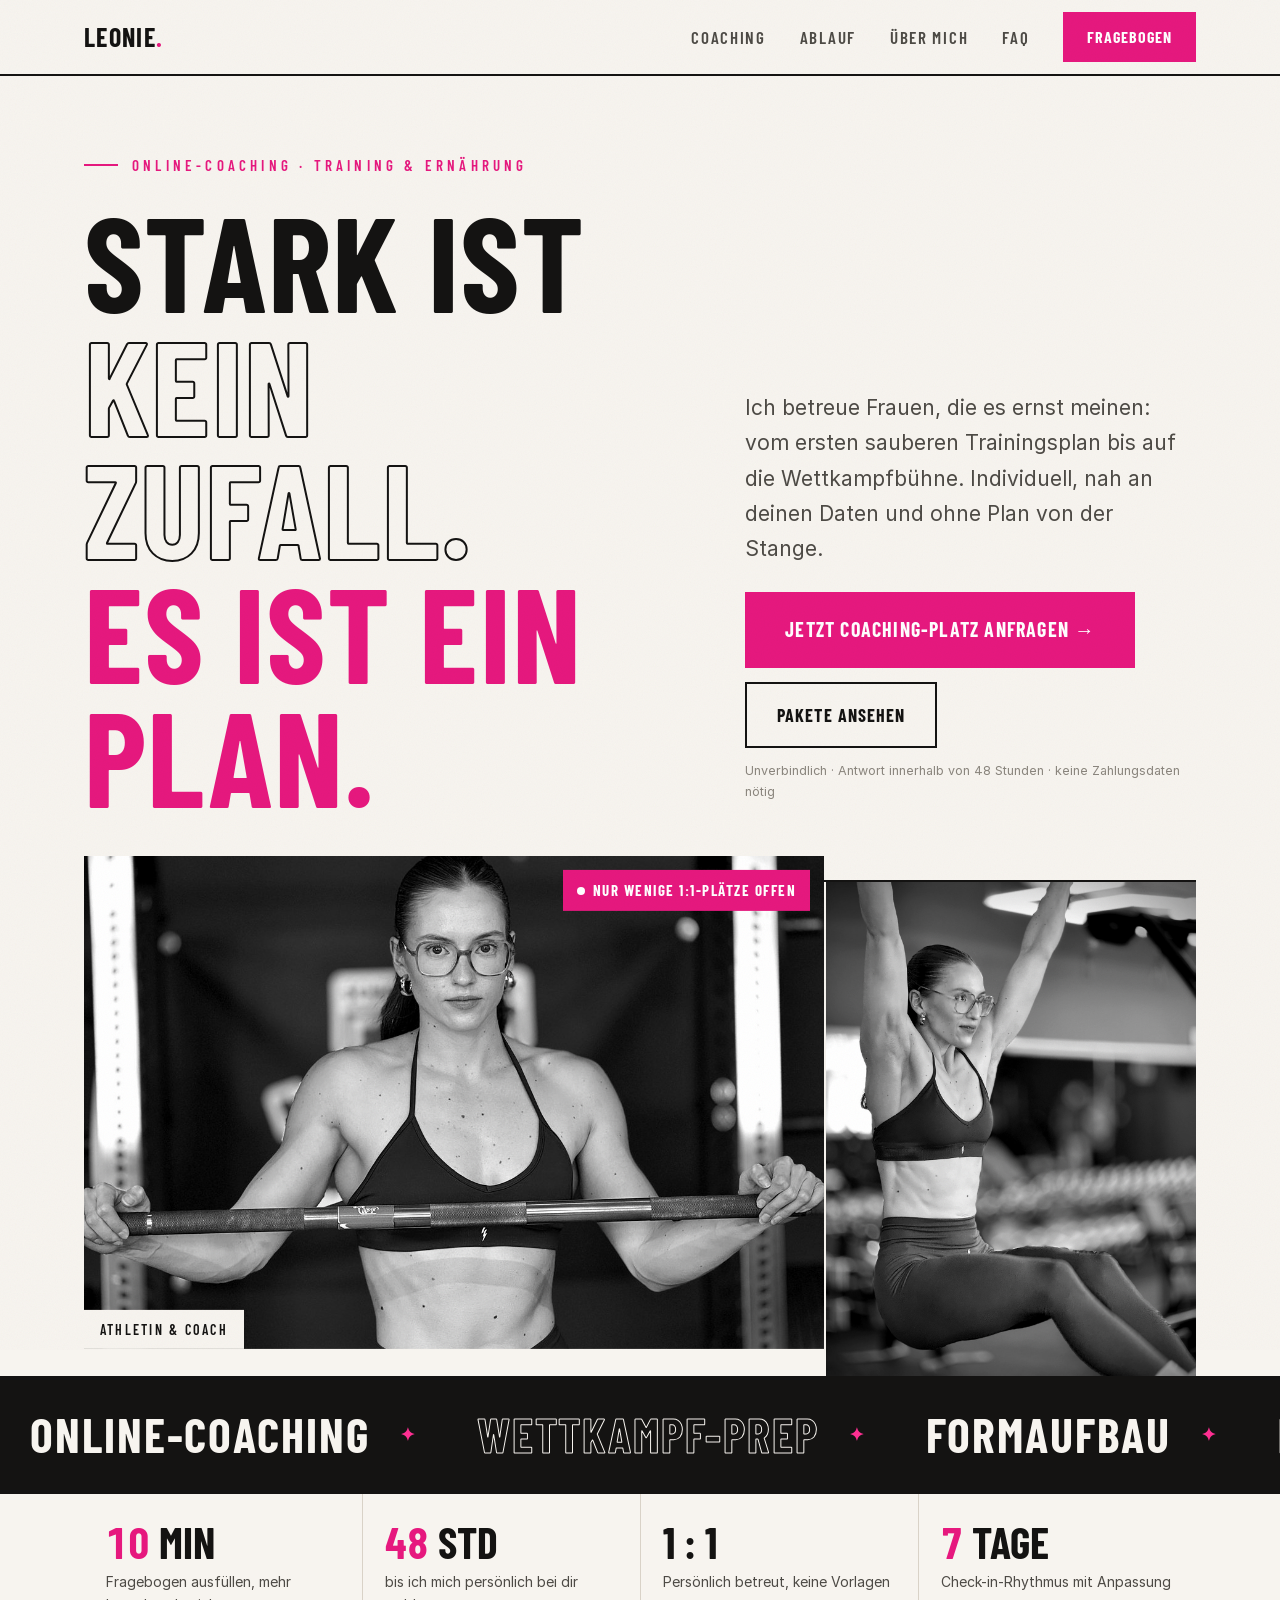
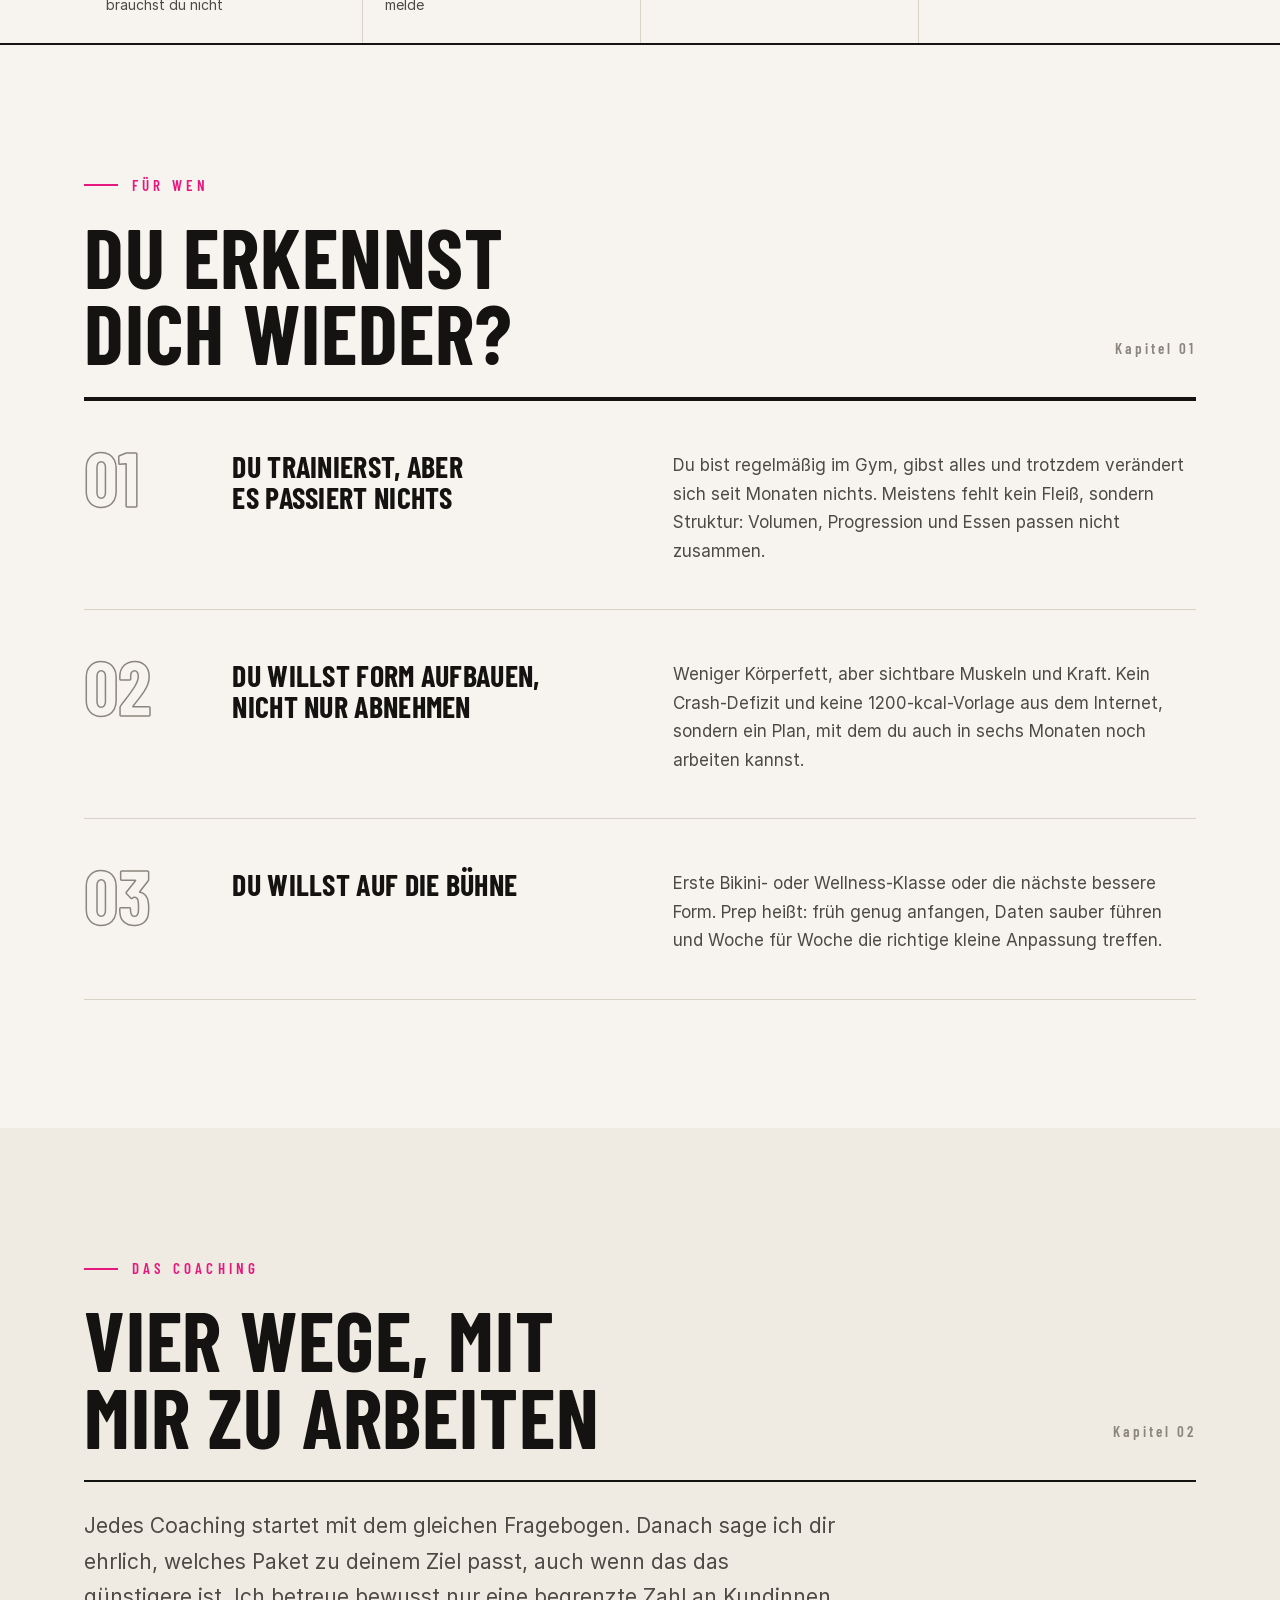
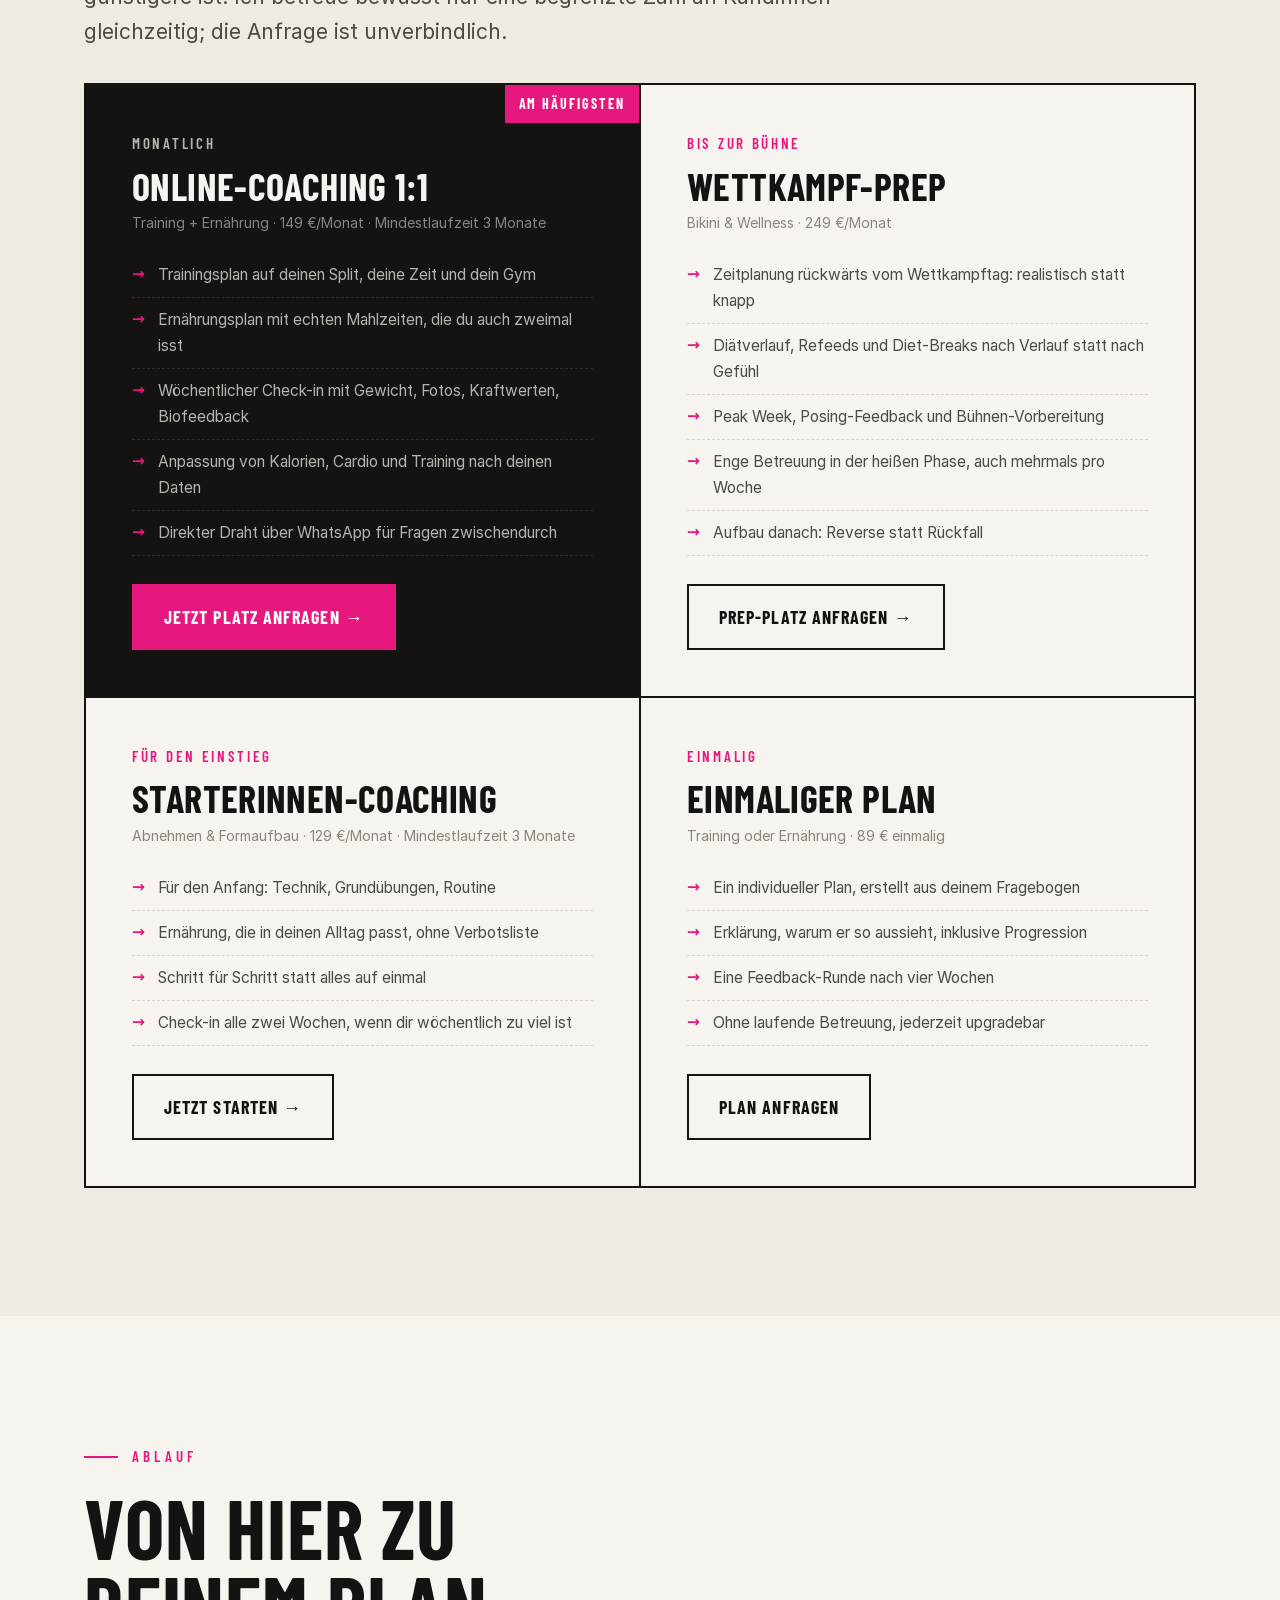
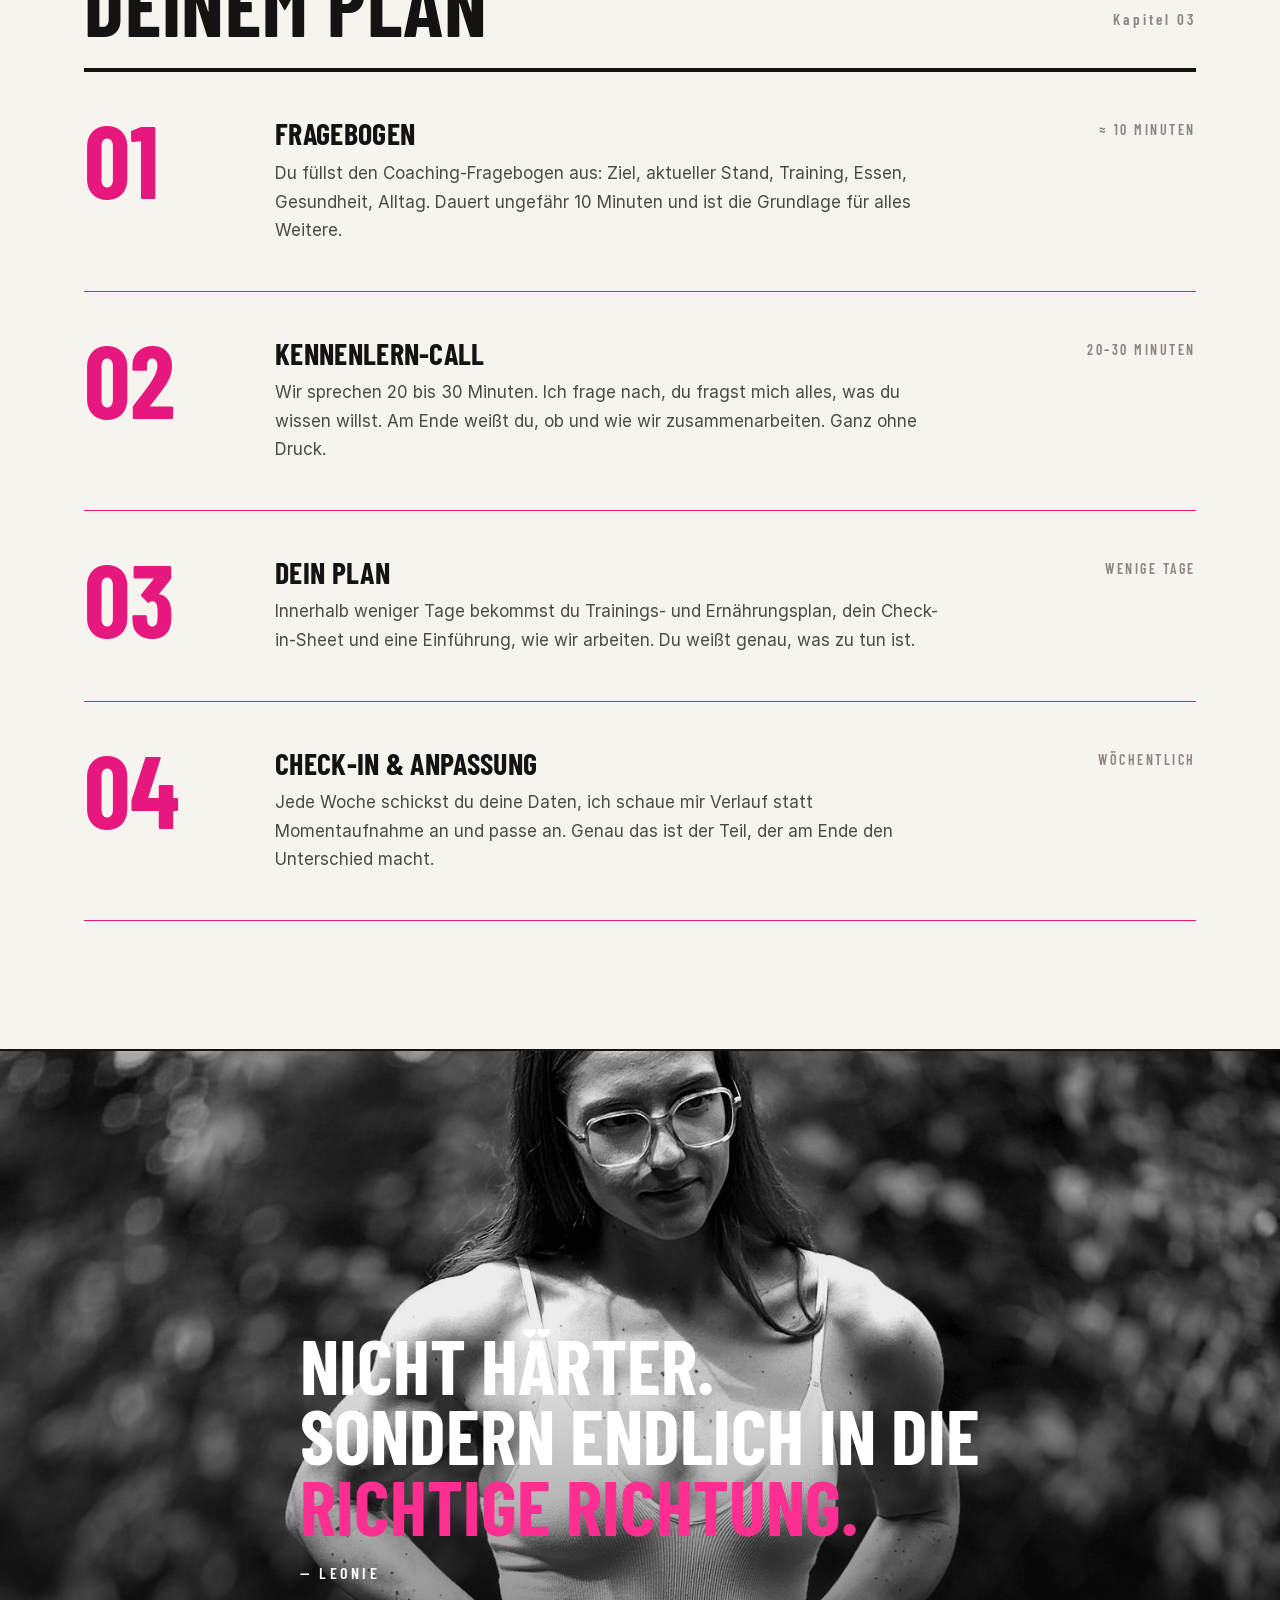
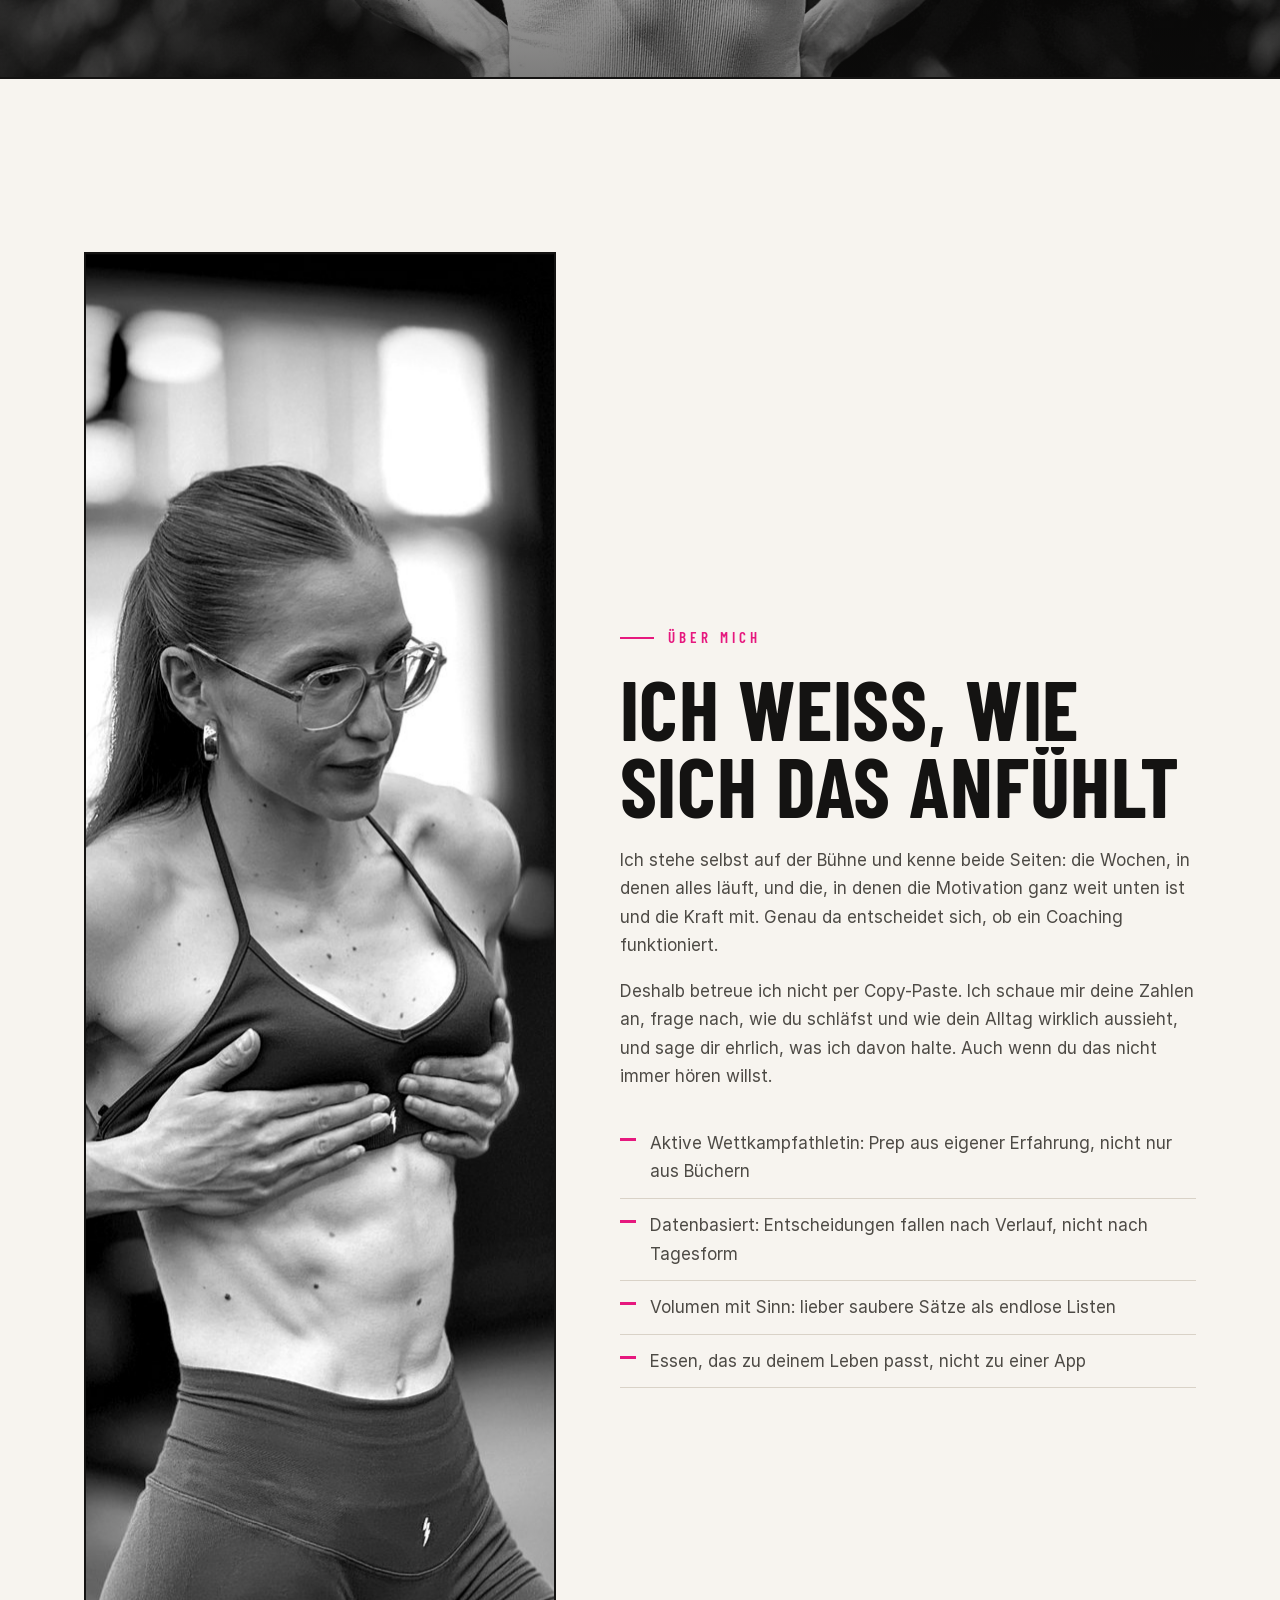
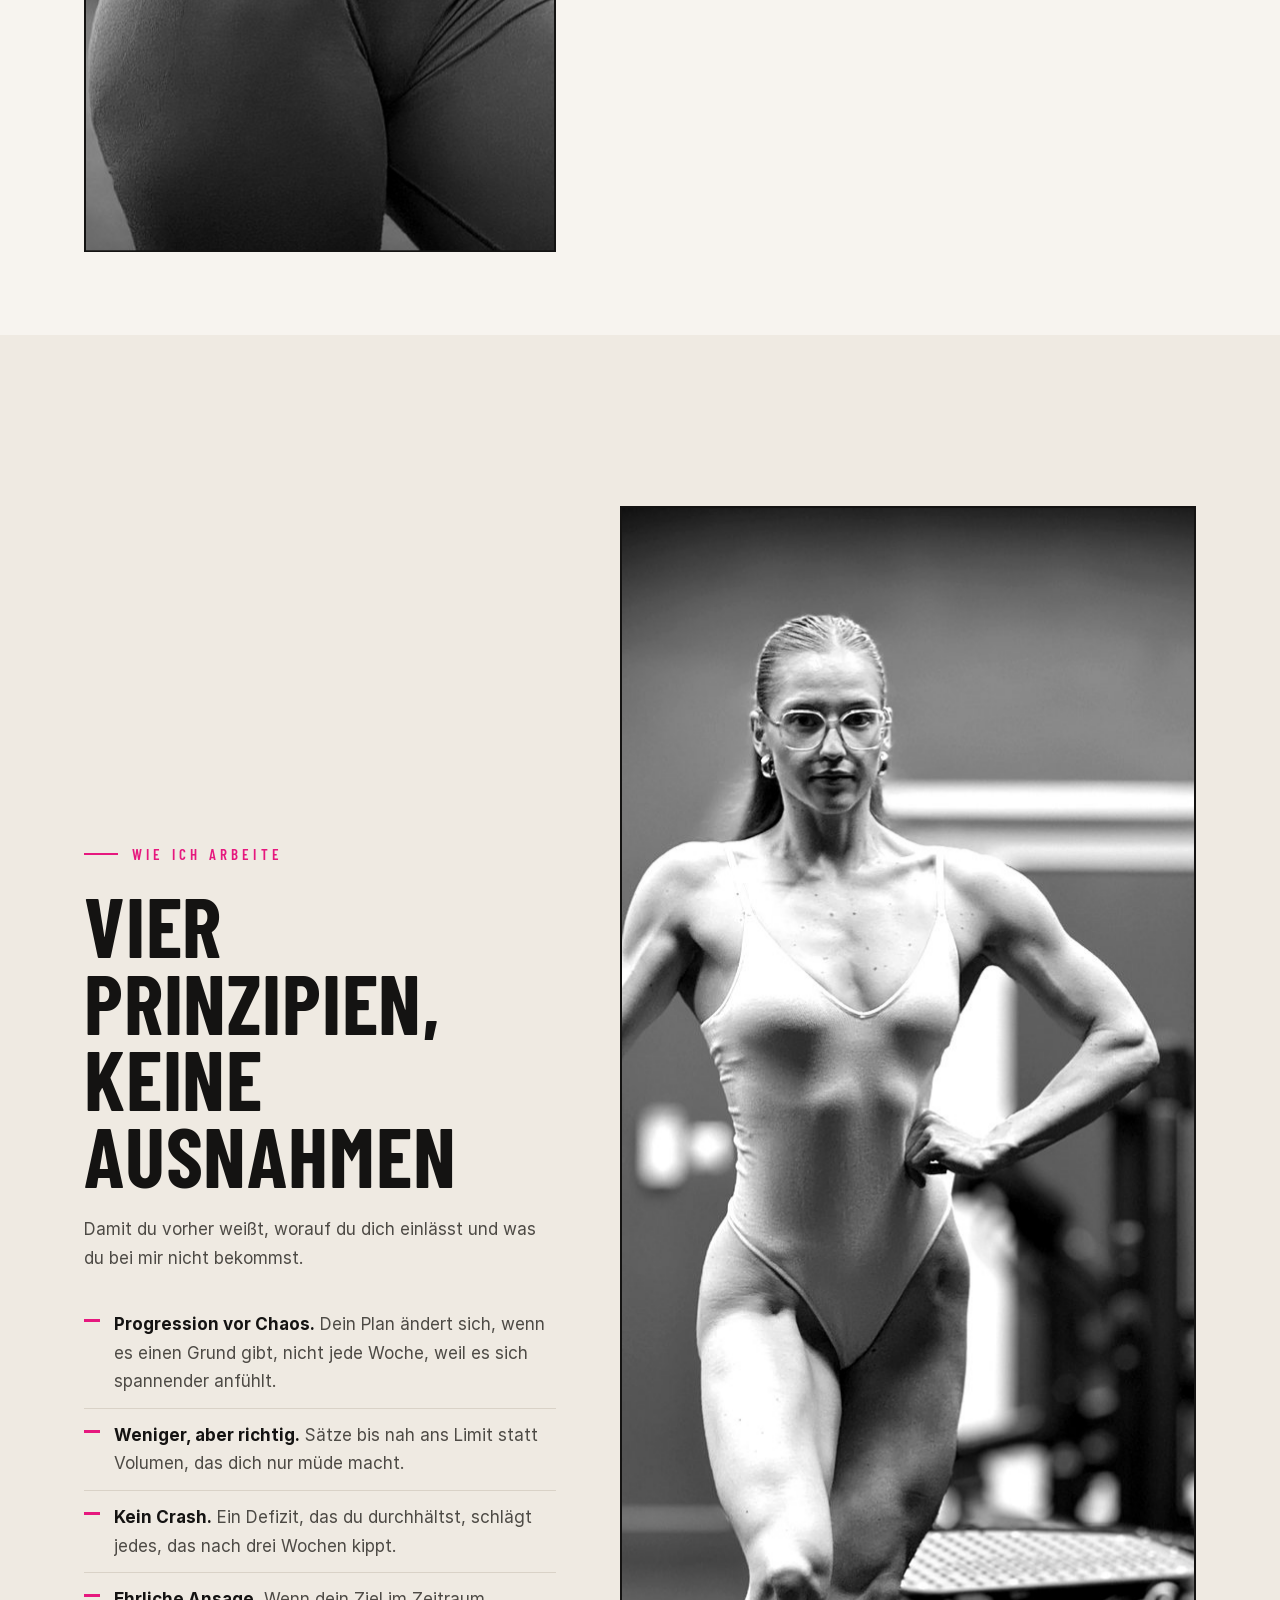
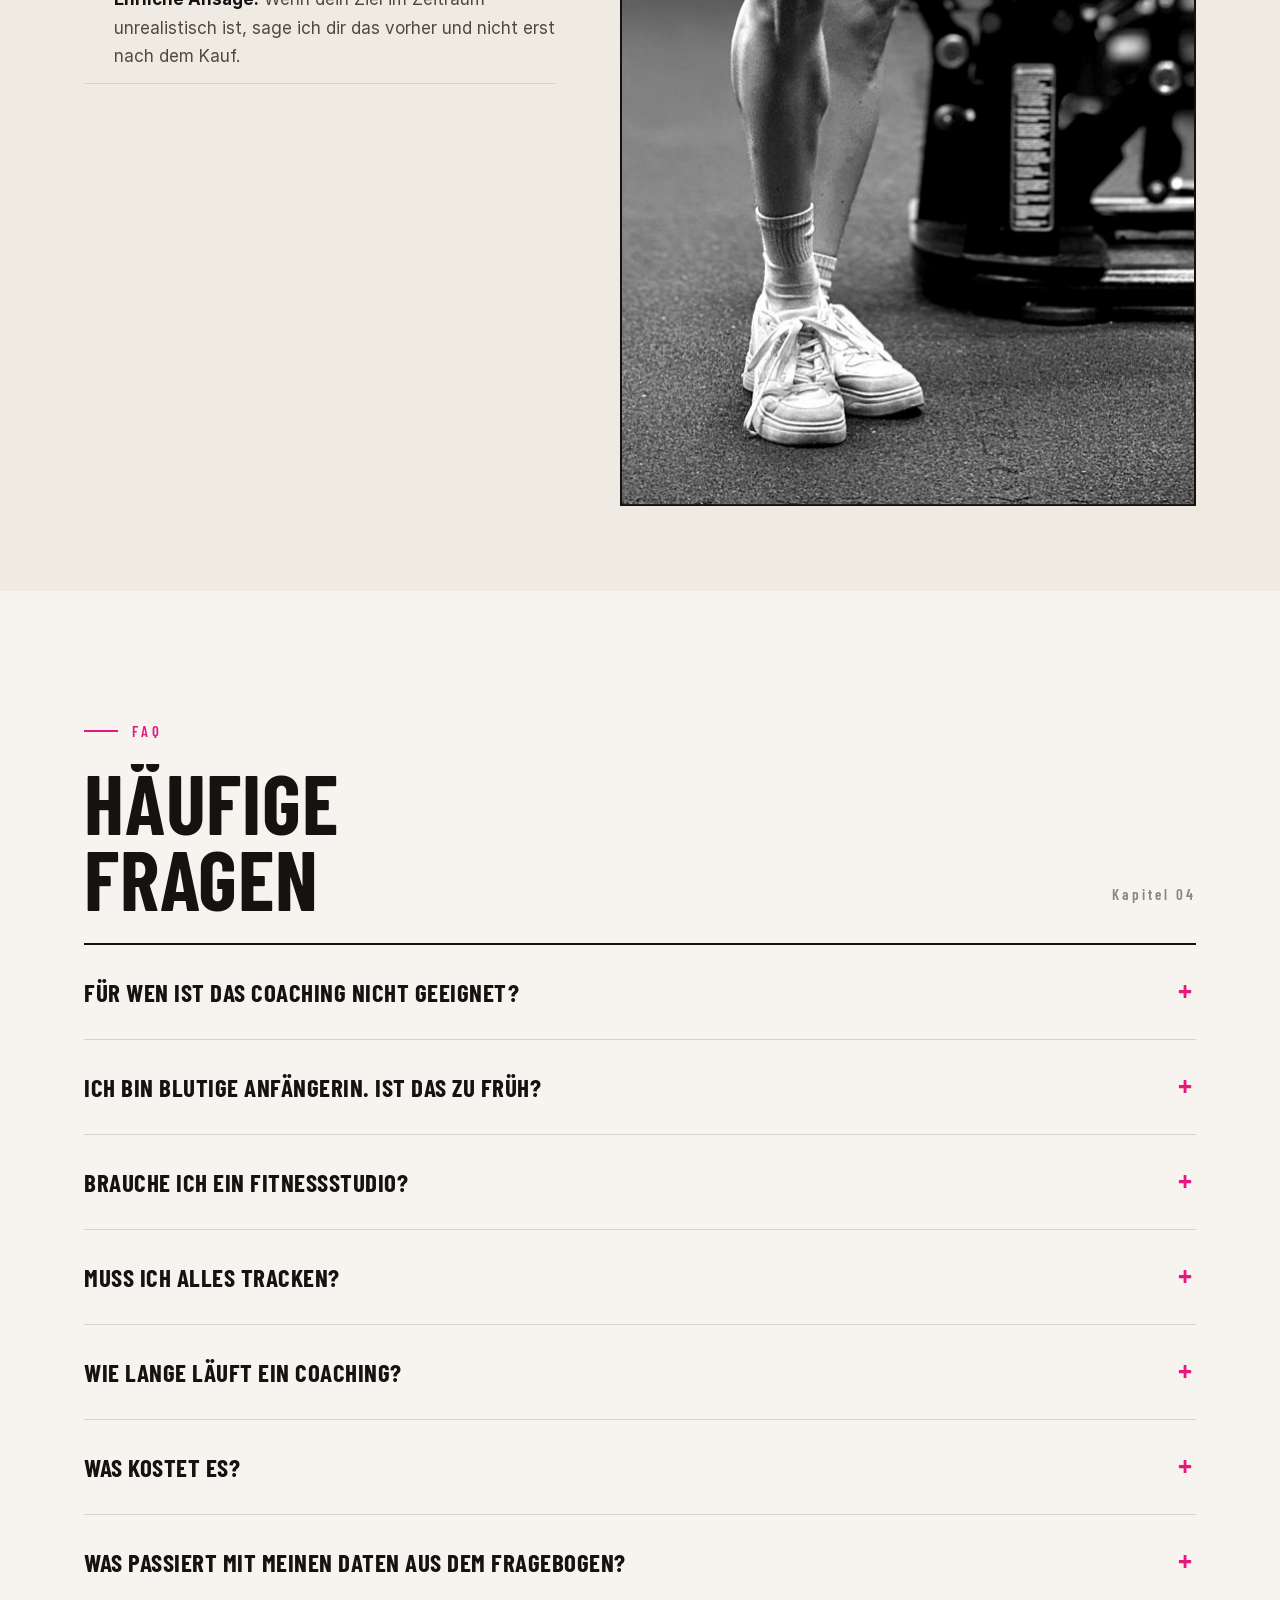
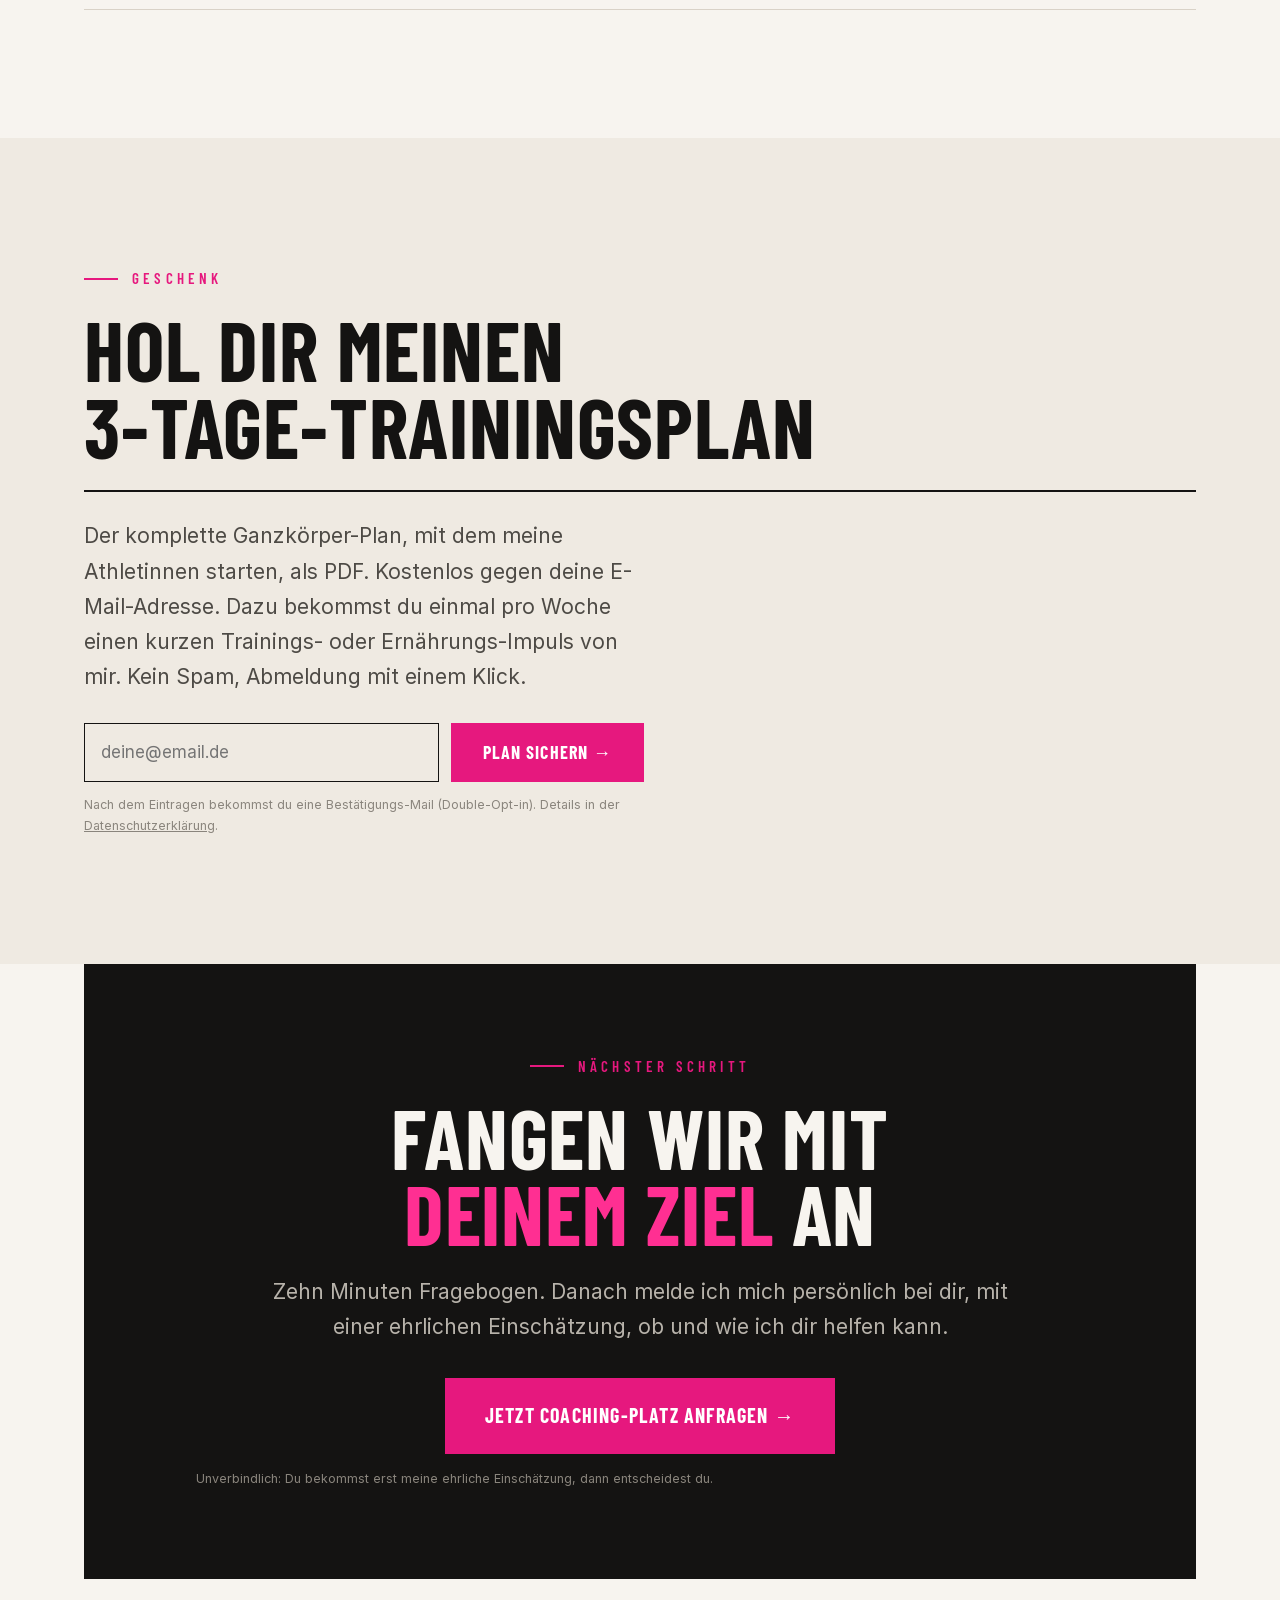
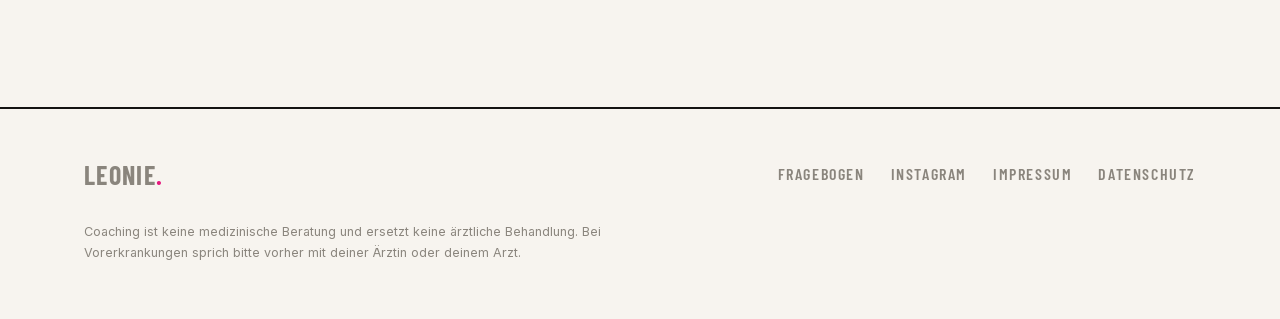
<file: index.html>
<!DOCTYPE html>
<html lang="de">
<head>
<meta charset="utf-8">
<meta name="viewport" content="width=device-width, initial-scale=1">
<title>Leonie — Online-Coaching für Frauen | Training, Ernährung & Wettkampf-Prep</title>
<meta name="description" content="1:1 Online-Coaching für Frauen: Training, Ernährung und Wettkampf-Prep. Individuelle Pläne, wöchentliche Check-ins, ehrliche Betreuung. Jetzt Fragebogen ausfüllen.">
<meta property="og:title" content="Leonie — Online-Coaching für Frauen">
<meta property="og:description" content="Training, Ernährung und Wettkampf-Prep. 1:1 betreut, wöchentlich angepasst, keine Pläne von der Stange.">
<meta property="og:image" content="assets/img/og.jpg">
<meta property="og:type" content="website">
<meta name="theme-color" content="#f7f4ef">
<link rel="icon" href="data:image/svg+xml,<svg xmlns='http://www.w3.org/2000/svg' viewBox='0 0 32 32'><rect width='32' height='32' rx='6' fill='%23141312'/><text x='16' y='23' font-size='20' font-family='sans-serif' font-weight='bold' fill='%23ff2f92' text-anchor='middle'>L</text></svg>">
<link rel="stylesheet" href="assets/css/style.css">
<link rel="stylesheet" href="assets/css/anim.css">
</head>
<body>

<div class="progress-bar"></div>
<div class="grain" aria-hidden="true"></div>
<div class="cursor-glow" aria-hidden="true"></div>

<nav class="nav">
  <div class="wrap nav-inner">
    <a class="logo" href="index.html">Leonie<span>.</span></a>
    <button class="nav-toggle" aria-label="Menü" aria-expanded="false">
      <svg class="icon-burger" viewBox="0 0 24 24" fill="none" stroke="currentColor" stroke-width="2" stroke-linecap="round" aria-hidden="true"><path d="M3 6h18M3 12h18M3 18h18"/></svg>
      <svg class="icon-close" viewBox="0 0 24 24" fill="none" stroke="currentColor" stroke-width="2" stroke-linecap="round" aria-hidden="true"><path d="M5 5l14 14M19 5L5 19"/></svg>
    </button>
    <div class="nav-links">
      <a href="#angebot">Coaching</a>
      <a href="#ablauf">Ablauf</a>
      <a href="#ueber-mich">Über mich</a>
      <a href="#faq">FAQ</a>
      <a class="btn btn-primary" href="fragebogen.html"><span>Fragebogen</span></a>
    </div>
  </div>
</nav>

<header class="hero">
  <div class="wrap">
    <div class="hero-top">
      <div>
        <p class="eyebrow reveal">Online-Coaching · Training &amp; Ernährung</p>
        <h1 data-split>Stark ist<br><span class="outline">kein Zufall.</span><br><span class="accent">Es ist ein Plan.</span></h1>
      </div>
      <div class="hero-side reveal">
        <p class="lead">Ich betreue Frauen, die es ernst meinen: vom ersten sauberen Trainingsplan bis auf die Wettkampfbühne. Individuell, nah an deinen Daten und ohne Plan von der Stange.</p>
        <div class="hero-cta">
          <a class="btn btn-primary btn-lg" href="fragebogen.html"><span>Jetzt Coaching-Platz anfragen →</span></a>
          <a class="btn" href="#angebot"><span>Pakete ansehen</span></a>
        </div>
        <p class="foot-note" style="margin-top:12px">Unverbindlich · Antwort innerhalb von 48 Stunden · keine Zahlungsdaten nötig</p>
      </div>
    </div>
    <div class="hero-media">
      <figure class="img-reveal" data-parallax="0.04">
        <span class="flash" aria-hidden="true"></span>
        <img src="assets/img/stare-bw.jpg" alt="Leonie an der Langhantel, Blick in die Kamera" width="1200" height="1600" fetchpriority="high">
        <figcaption>Athletin &amp; Coach</figcaption>
        <div class="hero-badge"><span class="dot-live"></span> Nur wenige 1:1-Plätze offen</div>
      </figure>
      <figure class="img-reveal">
        <span class="flash" aria-hidden="true"></span>
        <img src="assets/img/hang-bw.jpg" alt="Leonie beim Training an der Klimmzugstange" width="1200" height="1600" loading="lazy">
      </figure>
    </div>
  </div>
</header>

<div class="marquee" aria-hidden="true">
  <div class="marquee-track">
    <span>Online-Coaching</span><span>Wettkampf-Prep</span><span>Formaufbau</span><span>Krafttraining</span><span>Ernährung</span><span>Check-ins</span>
  </div>
</div>

<div class="trust">
  <div class="wrap trust-inner">
    <div class="trust-item"><b><span class="counter" data-count="10"></span> Min</b>Fragebogen ausfüllen, mehr brauchst du nicht</div>
    <div class="trust-item"><b><span class="counter" data-count="48"></span> Std</b>bis ich mich persönlich bei dir melde</div>
    <div class="trust-item"><b>1 : 1</b>Persönlich betreut, keine Vorlagen</div>
    <div class="trust-item"><b><span class="counter" data-count="7"></span> Tage</b>Check-in-Rhythmus mit Anpassung</div>
  </div>
</div>

<section id="fuer-wen">
  <div class="wrap">
    <div class="section-head reveal">
      <div>
        <p class="eyebrow">Für wen</p>
        <h2 data-split>Du erkennst<br>dich wieder?</h2>
      </div>
      <span class="index">Kapitel 01</span>
    </div>
    <div class="ed-list">
      <div class="ed-item reveal">
        <span class="ed-num">01</span>
        <h3>Du trainierst, aber es passiert nichts</h3>
        <p>Du bist regelmäßig im Gym, gibst alles und trotzdem verändert sich seit Monaten nichts. Meistens fehlt kein Fleiß, sondern Struktur: Volumen, Progression und Essen passen nicht zusammen.</p>
      </div>
      <div class="ed-item reveal">
        <span class="ed-num">02</span>
        <h3>Du willst Form aufbauen, nicht nur abnehmen</h3>
        <p>Weniger Körperfett, aber sichtbare Muskeln und Kraft. Kein Crash-Defizit und keine 1200-kcal-Vorlage aus dem Internet, sondern ein Plan, mit dem du auch in sechs Monaten noch arbeiten kannst.</p>
      </div>
      <div class="ed-item reveal">
        <span class="ed-num">03</span>
        <h3>Du willst auf die Bühne</h3>
        <p>Erste Bikini- oder Wellness-Klasse oder die nächste bessere Form. Prep heißt: früh genug anfangen, Daten sauber führen und Woche für Woche die richtige kleine Anpassung treffen.</p>
      </div>
    </div>
  </div>
</section>

<section id="angebot" style="background:var(--paper-2)">
  <div class="wrap">
    <div class="section-head reveal">
      <div>
        <p class="eyebrow">Das Coaching</p>
        <h2 data-split>Vier Wege, mit<br>mir zu arbeiten</h2>
      </div>
      <span class="index">Kapitel 02</span>
    </div>
    <p class="lead reveal" style="margin:26px 0 34px">Jedes Coaching startet mit dem gleichen Fragebogen. Danach sage ich dir ehrlich, welches Paket zu deinem Ziel passt, auch wenn das das günstigere ist. Ich betreue bewusst nur eine begrenzte Zahl an Kundinnen gleichzeitig; die Anfrage ist unverbindlich.</p>

    <div class="pkg-grid" data-stagger>
      <article class="pkg featured">
        <span class="pkg-tag">Am häufigsten</span>
        <p class="kicker">Monatlich</p>
        <h3>Online-Coaching 1:1</h3>
        <p class="price">Training + Ernährung · 149 €/Monat · Mindestlaufzeit 3 Monate</p>
        <ul>
          <li>Trainingsplan auf deinen Split, deine Zeit und dein Gym</li>
          <li>Ernährungsplan mit echten Mahlzeiten, die du auch zweimal isst</li>
          <li>Wöchentlicher Check-in mit Gewicht, Fotos, Kraftwerten, Biofeedback</li>
          <li>Anpassung von Kalorien, Cardio und Training nach deinen Daten</li>
          <li>Direkter Draht über WhatsApp für Fragen zwischendurch</li>
        </ul>
        <a class="btn btn-primary" href="fragebogen.html"><span>Jetzt Platz anfragen →</span></a>
      </article>

      <article class="pkg">
        <p class="kicker">Bis zur Bühne</p>
        <h3>Wettkampf-Prep</h3>
        <p class="price">Bikini &amp; Wellness · 249 €/Monat</p>
        <ul>
          <li>Zeitplanung rückwärts vom Wettkampftag: realistisch statt knapp</li>
          <li>Diätverlauf, Refeeds und Diet-Breaks nach Verlauf statt nach Gefühl</li>
          <li>Peak Week, Posing-Feedback und Bühnen-Vorbereitung</li>
          <li>Enge Betreuung in der heißen Phase, auch mehrmals pro Woche</li>
          <li>Aufbau danach: Reverse statt Rückfall</li>
        </ul>
        <a class="btn" href="fragebogen.html"><span>Prep-Platz anfragen →</span></a>
      </article>

      <article class="pkg">
        <p class="kicker">Für den Einstieg</p>
        <h3>Starterinnen-Coaching</h3>
        <p class="price">Abnehmen &amp; Formaufbau · 129 €/Monat · Mindestlaufzeit 3 Monate</p>
        <ul>
          <li>Für den Anfang: Technik, Grundübungen, Routine</li>
          <li>Ernährung, die in deinen Alltag passt, ohne Verbotsliste</li>
          <li>Schritt für Schritt statt alles auf einmal</li>
          <li>Check-in alle zwei Wochen, wenn dir wöchentlich zu viel ist</li>
        </ul>
        <a class="btn" href="fragebogen.html"><span>Jetzt starten →</span></a>
      </article>

      <article class="pkg">
        <p class="kicker">Einmalig</p>
        <h3>Einmaliger Plan</h3>
        <p class="price">Training oder Ernährung · 89 € einmalig</p>
        <ul>
          <li>Ein individueller Plan, erstellt aus deinem Fragebogen</li>
          <li>Erklärung, warum er so aussieht, inklusive Progression</li>
          <li>Eine Feedback-Runde nach vier Wochen</li>
          <li>Ohne laufende Betreuung, jederzeit upgradebar</li>
        </ul>
        <a class="btn" href="fragebogen.html"><span>Plan anfragen</span></a>
      </article>
    </div>
  </div>
</section>

<section id="ablauf">
  <div class="wrap">
    <div class="section-head reveal">
      <div>
        <p class="eyebrow">Ablauf</p>
        <h2 data-split>Von hier zu<br>deinem Plan</h2>
      </div>
      <span class="index">Kapitel 03</span>
    </div>
    <div class="steps">
      <div class="step">
        <div class="step-n">01</div>
        <div>
          <h3>Fragebogen</h3>
          <p>Du füllst den Coaching-Fragebogen aus: Ziel, aktueller Stand, Training, Essen, Gesundheit, Alltag. Dauert ungefähr 10 Minuten und ist die Grundlage für alles Weitere.</p>
        </div>
        <span class="step-tag">≈ 10 Minuten</span>
      </div>
      <div class="step">
        <div class="step-n">02</div>
        <div>
          <h3>Kennenlern-Call</h3>
          <p>Wir sprechen 20 bis 30 Minuten. Ich frage nach, du fragst mich alles, was du wissen willst. Am Ende weißt du, ob und wie wir zusammenarbeiten. Ganz ohne Druck.</p>
        </div>
        <span class="step-tag">20–30 Minuten</span>
      </div>
      <div class="step">
        <div class="step-n">03</div>
        <div>
          <h3>Dein Plan</h3>
          <p>Innerhalb weniger Tage bekommst du Trainings- und Ernährungsplan, dein Check-in-Sheet und eine Einführung, wie wir arbeiten. Du weißt genau, was zu tun ist.</p>
        </div>
        <span class="step-tag">Wenige Tage</span>
      </div>
      <div class="step">
        <div class="step-n">04</div>
        <div>
          <h3>Check-in &amp; Anpassung</h3>
          <p>Jede Woche schickst du deine Daten, ich schaue mir Verlauf statt Momentaufnahme an und passe an. Genau das ist der Teil, der am Ende den Unterschied macht.</p>
        </div>
        <span class="step-tag">Wöchentlich</span>
      </div>
    </div>
  </div>
</section>

<section class="quote">
  <div class="quote-inner">
    <div class="wrap">
      <div class="quote-text">
        <p data-split>Nicht härter.<br>Sondern endlich in die<br><span class="accent">richtige Richtung.</span></p>
        <cite class="reveal">— Leonie</cite>
      </div>
    </div>
  </div>
</section>

<section id="ueber-mich">
  <div class="wrap split">
    <div class="split-media img-reveal" data-parallax="0.04">
      <span class="flash" aria-hidden="true"></span>
      <img src="assets/img/about-bw.jpg" alt="Leonie im Gym" width="1200" height="1600" loading="lazy">
    </div>
    <div class="split-body">
      <p class="eyebrow reveal">Über mich</p>
      <h2 data-split>Ich weiß, wie<br>sich das anfühlt</h2>
      <div data-stagger>
        <p style="margin-top:22px">Ich stehe selbst auf der Bühne und kenne beide Seiten: die Wochen, in denen alles läuft, und die, in denen die Motivation ganz weit unten ist und die Kraft mit. Genau da entscheidet sich, ob ein Coaching funktioniert.</p>
        <p>Deshalb betreue ich nicht per Copy-Paste. Ich schaue mir deine Zahlen an, frage nach, wie du schläfst und wie dein Alltag wirklich aussieht, und sage dir ehrlich, was ich davon halte. Auch wenn du das nicht immer hören willst.</p>
        <ul>
          <li>Aktive Wettkampfathletin: Prep aus eigener Erfahrung, nicht nur aus Büchern</li>
          <li>Datenbasiert: Entscheidungen fallen nach Verlauf, nicht nach Tagesform</li>
          <li>Volumen mit Sinn: lieber saubere Sätze als endlose Listen</li>
          <li>Essen, das zu deinem Leben passt, nicht zu einer App</li>
        </ul>
      </div>
    </div>
  </div>
</section>

<section id="prinzipien" style="background:var(--paper-2)">
  <div class="wrap split reverse">
    <div class="split-media img-reveal" data-parallax="0.04">
      <span class="flash" aria-hidden="true"></span>
      <img src="assets/img/gym-bw.jpg" alt="Leonie beim Posing im Gym" width="1200" height="1600" loading="lazy">
    </div>
    <div class="split-body">
      <p class="eyebrow reveal">Wie ich arbeite</p>
      <h2 data-split>Vier Prinzipien,<br>keine Ausnahmen</h2>
      <div data-stagger>
        <p style="margin-top:22px">Damit du vorher weißt, worauf du dich einlässt und was du bei mir nicht bekommst.</p>
        <ul>
          <li><strong>Progression vor Chaos.</strong> Dein Plan ändert sich, wenn es einen Grund gibt, nicht jede Woche, weil es sich spannender anfühlt.</li>
          <li><strong>Weniger, aber richtig.</strong> Sätze bis nah ans Limit statt Volumen, das dich nur müde macht.</li>
          <li><strong>Kein Crash.</strong> Ein Defizit, das du durchhältst, schlägt jedes, das nach drei Wochen kippt.</li>
          <li><strong>Ehrliche Ansage.</strong> Wenn dein Ziel im Zeitraum unrealistisch ist, sage ich dir das vorher und nicht erst nach dem Kauf.</li>
        </ul>
      </div>
    </div>
  </div>
</section>

<!-- ═══════════════════════════════════════════════════════════════════
     STIMMEN-SEKTION (deaktiviert, bis ECHTE Kundinnen-Zitate da sind)
     Aktivieren: den Kommentar um <section id="stimmen"> entfernen und
     die Platzhalter durch echte, freigegebene Zitate ersetzen.
     Keine erfundenen Testimonials veröffentlichen!
<section id="stimmen">
  <div class="wrap">
    <div class="section-head reveal">
      <div>
        <p class="eyebrow">Stimmen</p>
        <h2 data-split>Was meine<br>Athletinnen sagen</h2>
      </div>
      <span class="index">Kapitel 04</span>
    </div>
    <div class="grid-3" data-stagger>
      <figure class="proof-card">
        <blockquote>„[Echtes Zitat einer Kundin — mit ihrer Freigabe.]"</blockquote>
        <figcaption><span class="proof-avatar">A</span><span>[Vorname]<small>[Ziel, z. B. −8 kg in 5 Monaten]</small></span></figcaption>
      </figure>
      <figure class="proof-card">
        <blockquote>„[Echtes Zitat einer Kundin — mit ihrer Freigabe.]"</blockquote>
        <figcaption><span class="proof-avatar">B</span><span>[Vorname]<small>[Ziel]</small></span></figcaption>
      </figure>
      <figure class="proof-card">
        <blockquote>„[Echtes Zitat einer Kundin — mit ihrer Freigabe.]"</blockquote>
        <figcaption><span class="proof-avatar">C</span><span>[Vorname]<small>[Ziel]</small></span></figcaption>
      </figure>
    </div>
  </div>
</section>
═══════════════════════════════════════════════════════════════════ -->

<section id="faq">
  <div class="wrap">
    <div class="section-head reveal">
      <div>
        <p class="eyebrow">FAQ</p>
        <h2 data-split>Häufige<br>Fragen</h2>
      </div>
      <span class="index">Kapitel 04</span>
    </div>
    <div class="faq reveal" style="margin-top:0;border-top:0">
      <details>
        <summary>Für wen ist das Coaching nicht geeignet?</summary>
        <p>Wenn du eine Abkürzung suchst oder eine Garantie für ein bestimmtes Gewicht bis zu einem bestimmten Datum, passen wir nicht zusammen. Ich arbeite mit Frauen, die bereit sind, über Monate dranzubleiben.</p>
      </details>
      <details>
        <summary>Ich bin blutige Anfängerin. Ist das zu früh?</summary>
        <p>Nein. Im Gegenteil: Am Anfang saubere Technik und eine Routine zu lernen, spart dir später Jahre. Dafür gibt es das Starterinnen-Coaching.</p>
      </details>
      <details>
        <summary>Brauche ich ein Fitnessstudio?</summary>
        <p>Für die besten Ergebnisse ja. Dein Plan wird auf die Geräte gebaut, die du wirklich zur Verfügung hast. Sag mir im Fragebogen einfach, wo du trainierst.</p>
      </details>
      <details>
        <summary>Muss ich alles tracken?</summary>
        <p>In der Regel ja, zumindest am Anfang. Ohne Daten rate ich nur. Wie eng wir das führen, hängt von deinem Ziel ab: Eine Prep ist genauer als ein Formaufbau.</p>
      </details>
      <details>
        <summary>Wie lange läuft ein Coaching?</summary>
        <p>Sinnvoll sind mindestens drei Monate, weil sich vorher kein sauberer Verlauf zeigt. Eine Wettkampf-Prep planen wir vom Wettkampftag rückwärts.</p>
      </details>
      <details>
        <summary>Was kostet es?</summary>
        <p>Ein einmaliger Plan kostet 89 €, das Starterinnen-Coaching 129 €/Monat, das 1:1-Coaching 149 €/Monat (jeweils mindestens drei Monate) und die Wettkampf-Prep 249 €/Monat. Nach deinem Fragebogen sage ich dir ehrlich, welches Paket zu deinem Ziel passt, auch wenn es das günstigere ist.</p>
      </details>
      <details>
        <summary>Was passiert mit meinen Daten aus dem Fragebogen?</summary>
        <p>Deine Angaben werden nur zur Bearbeitung deiner Coaching-Anfrage verwendet und nicht weitergegeben. Details stehen in der <a href="datenschutz.html">Datenschutzerklärung</a>.</p>
      </details>
    </div>
  </div>
</section>

<section id="newsletter" style="display:none;background:var(--paper-2)">
  <div class="wrap">
    <div class="section-head reveal">
      <div>
        <p class="eyebrow">Geschenk</p>
        <h2 data-split>Hol dir meinen<br>3-Tage-Trainingsplan</h2>
      </div>
    </div>
    <p class="lead reveal" style="margin:26px 0 28px;max-width:560px">Der komplette Ganzkörper-Plan, mit dem meine Athletinnen starten, als PDF. Kostenlos gegen deine E-Mail-Adresse. Dazu bekommst du einmal pro Woche einen kurzen Trainings- oder Ernährungs-Impuls von mir. Kein Spam, Abmeldung mit einem Klick.</p>
    <form id="nlForm" class="reveal" style="display:flex;gap:12px;flex-wrap:wrap;max-width:560px">
      <input type="email" id="nlEmail" required placeholder="deine@email.de" autocomplete="email"
        style="flex:1;min-width:220px;padding:14px 16px;font:inherit;color:inherit;background:transparent;border:1px solid currentColor;border-radius:0">
      <button class="btn btn-primary" type="submit"><span>Plan sichern →</span></button>
    </form>
    <p class="foot-note" id="nlNote" style="margin-top:12px">Nach dem Eintragen bekommst du eine Bestätigungs-Mail (Double-Opt-in). Details in der <a href="datenschutz.html">Datenschutzerklärung</a>.</p>
  </div>
</section>

<section class="cta" style="padding-top:0">
  <div class="wrap">
    <div class="cta-box reveal">
      <p class="eyebrow" style="justify-content:center">Nächster Schritt</p>
      <h2 data-split>Fangen wir mit<br><span class="accent">deinem Ziel</span> an</h2>
      <p class="lead">Zehn Minuten Fragebogen. Danach melde ich mich persönlich bei dir, mit einer ehrlichen Einschätzung, ob und wie ich dir helfen kann.</p>
      <a class="btn btn-primary btn-lg" href="fragebogen.html"><span>Jetzt Coaching-Platz anfragen →</span></a>
      <p class="foot-note" style="margin-top:14px">Unverbindlich: Du bekommst erst meine ehrliche Einschätzung, dann entscheidest du.</p>
    </div>
  </div>
</section>

<footer>
  <div class="wrap">
    <div class="foot-inner">
      <a class="logo" href="index.html">Leonie<span>.</span></a>
      <div class="foot-links">
        <a href="fragebogen.html">Fragebogen</a>
        <a href="https://www.instagram.com/leo_liftz/" target="_blank" rel="noopener">Instagram</a>
        <a href="impressum.html">Impressum</a>
        <a href="datenschutz.html">Datenschutz</a>
      </div>
    </div>
    <p class="foot-note">Coaching ist keine medizinische Beratung und ersetzt keine ärztliche Behandlung. Bei Vorerkrankungen sprich bitte vorher mit deiner Ärztin oder deinem Arzt.</p>
  </div>
</footer>

<div class="sticky-cta" id="stickyCta" aria-hidden="true">
  <a class="btn btn-primary" href="fragebogen.html"><span>Jetzt Platz anfragen →</span></a>
</div>

<script src="assets/js/config.js"></script>
<script src="assets/js/main.js"></script>
<script>
(function () {
  var cfg = window.LEONIE_CONFIG || {};
  if (!cfg.newsletterEndpoint) return;
  var sec = document.getElementById('newsletter');
  var form = document.getElementById('nlForm');
  var note = document.getElementById('nlNote');
  if (!sec || !form) return;
  sec.style.display = '';
  form.addEventListener('submit', function (ev) {
    ev.preventDefault();
    var email = document.getElementById('nlEmail').value.trim();
    if (!email) return;
    var btn = form.querySelector('button');
    btn.disabled = true;
    fetch(cfg.newsletterEndpoint, {
      method: 'POST',
      headers: { 'Content-Type': 'text/plain;charset=utf-8' },
      body: JSON.stringify({ action: 'subscribe', 'E-Mail': email })
    })
      .then(function (r) { return r.json(); })
      .then(function (res) {
        if (res.ok) {
          form.reset();
          note.textContent = 'Fast geschafft: Schau in dein Postfach und bestätige deine Anmeldung.';
        } else {
          note.textContent = 'Das hat nicht geklappt. Prüf die Adresse und versuch es noch einmal.';
        }
        btn.disabled = false;
      })
      .catch(function () {
        note.textContent = 'Das hat gerade nicht geklappt. Versuch es später noch einmal.';
        btn.disabled = false;
      });
  });
})();
</script>
</body>
</html>
</file>
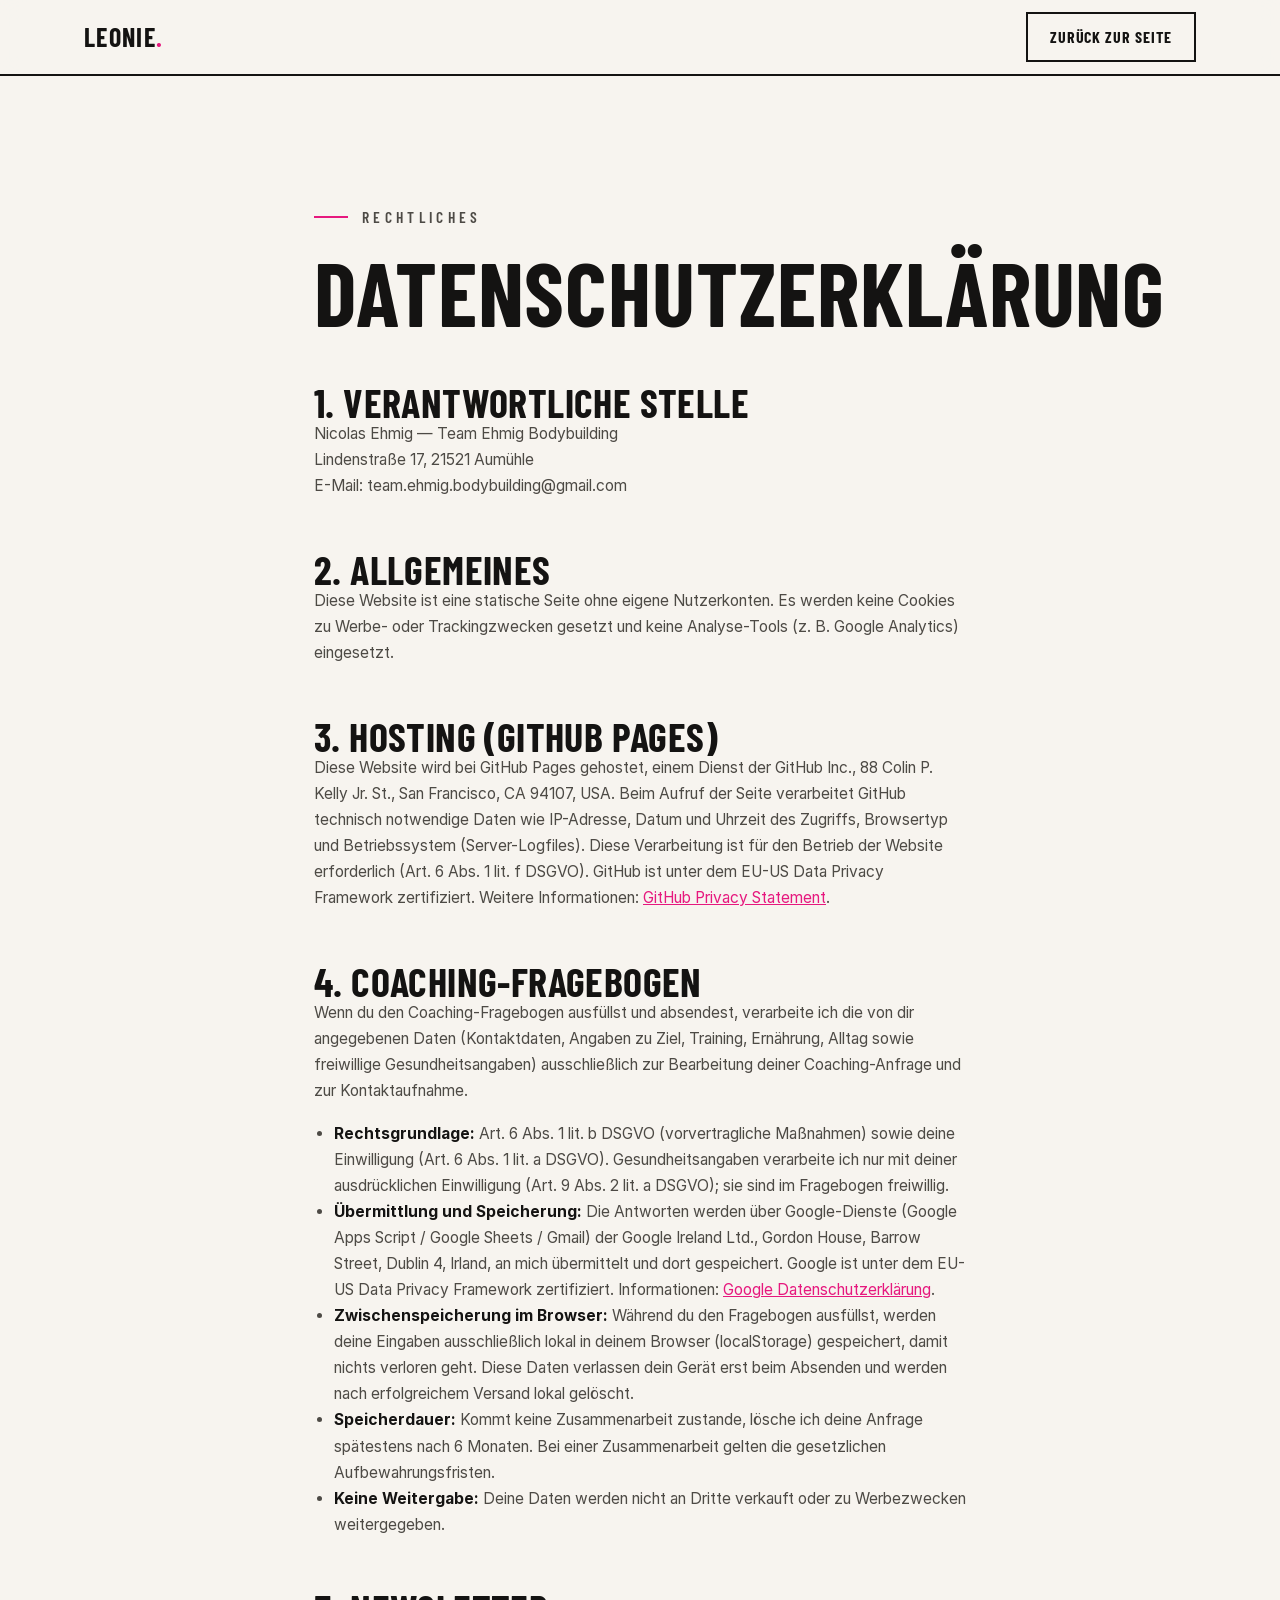
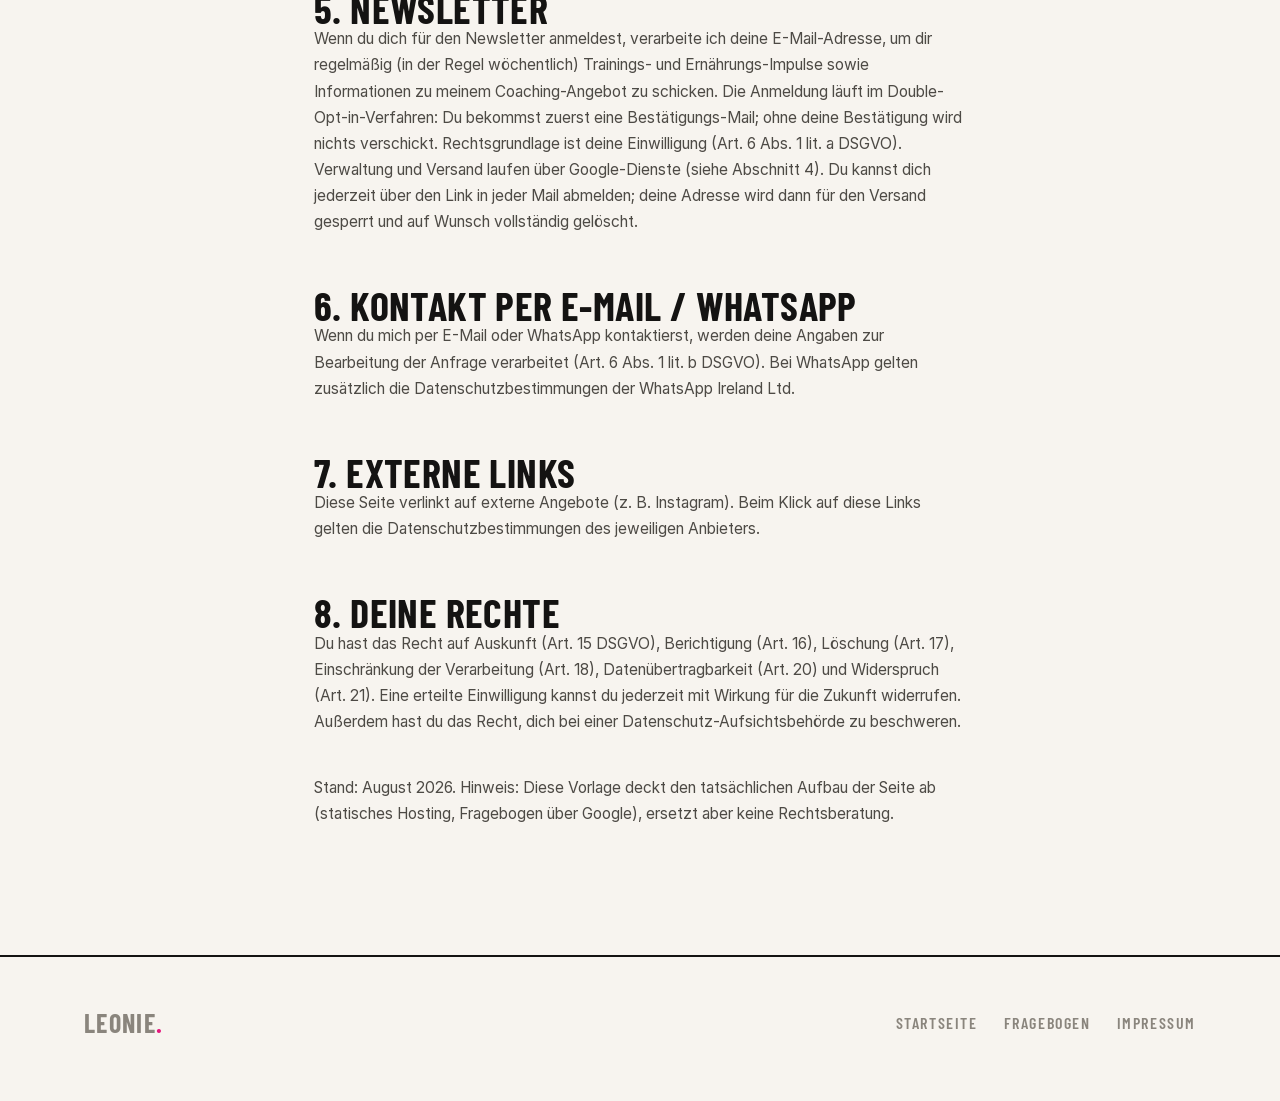
<file: datenschutz.html>
<!DOCTYPE html>
<html lang="de">
<head>
<meta charset="utf-8">
<meta name="viewport" content="width=device-width, initial-scale=1">
<title>Datenschutzerklärung — Leonie</title>
<meta name="robots" content="noindex">
<link rel="icon" href="data:image/svg+xml,<svg xmlns='http://www.w3.org/2000/svg' viewBox='0 0 32 32'><rect width='32' height='32' rx='6' fill='%23141312'/><text x='16' y='23' font-size='20' font-family='sans-serif' font-weight='bold' fill='%23ff2f92' text-anchor='middle'>L</text></svg>">
<link rel="stylesheet" href="assets/css/style.css">
</head>
<body>

<nav class="nav">
  <div class="wrap nav-inner">
    <a class="logo" href="index.html">Leonie<span>.</span></a>
    <div class="nav-links">
      <a class="btn" href="index.html"><span>Zurück zur Seite</span></a>
    </div>
  </div>
</nav>

<main>
  <section>
    <div class="wrap legal">
      <p class="eyebrow">Rechtliches</p>
      <h1>Datenschutzerklärung</h1>

      <h2>1. Verantwortliche Stelle</h2>
      <p>
        Nicolas Ehmig — Team Ehmig Bodybuilding<br>
        Lindenstraße 17, 21521 Aumühle<br>
        E-Mail: team.ehmig.bodybuilding@gmail.com
      </p>

      <h2>2. Allgemeines</h2>
      <p>Diese Website ist eine statische Seite ohne eigene Nutzerkonten. Es werden keine Cookies zu Werbe- oder Trackingzwecken gesetzt und keine Analyse-Tools (z. B. Google Analytics) eingesetzt.</p>

      <h2>3. Hosting (GitHub Pages)</h2>
      <p>Diese Website wird bei GitHub Pages gehostet, einem Dienst der GitHub Inc., 88 Colin P. Kelly Jr. St., San Francisco, CA 94107, USA. Beim Aufruf der Seite verarbeitet GitHub technisch notwendige Daten wie IP-Adresse, Datum und Uhrzeit des Zugriffs, Browsertyp und Betriebssystem (Server-Logfiles). Diese Verarbeitung ist für den Betrieb der Website erforderlich (Art. 6 Abs. 1 lit. f DSGVO). GitHub ist unter dem EU-US Data Privacy Framework zertifiziert. Weitere Informationen: <a href="https://docs.github.com/de/site-policy/privacy-policies/github-general-privacy-statement" target="_blank" rel="noopener">GitHub Privacy Statement</a>.</p>

      <h2>4. Coaching-Fragebogen</h2>
      <p>Wenn du den Coaching-Fragebogen ausfüllst und absendest, verarbeite ich die von dir angegebenen Daten (Kontaktdaten, Angaben zu Ziel, Training, Ernährung, Alltag sowie freiwillige Gesundheitsangaben) ausschließlich zur Bearbeitung deiner Coaching-Anfrage und zur Kontaktaufnahme.</p>
      <ul>
        <li><strong>Rechtsgrundlage:</strong> Art. 6 Abs. 1 lit. b DSGVO (vorvertragliche Maßnahmen) sowie deine Einwilligung (Art. 6 Abs. 1 lit. a DSGVO). Gesundheitsangaben verarbeite ich nur mit deiner ausdrücklichen Einwilligung (Art. 9 Abs. 2 lit. a DSGVO); sie sind im Fragebogen freiwillig.</li>
        <li><strong>Übermittlung und Speicherung:</strong> Die Antworten werden über Google-Dienste (Google Apps Script / Google Sheets / Gmail) der Google Ireland Ltd., Gordon House, Barrow Street, Dublin 4, Irland, an mich übermittelt und dort gespeichert. Google ist unter dem EU-US Data Privacy Framework zertifiziert. Informationen: <a href="https://policies.google.com/privacy" target="_blank" rel="noopener">Google Datenschutzerklärung</a>.</li>
        <li><strong>Zwischenspeicherung im Browser:</strong> Während du den Fragebogen ausfüllst, werden deine Eingaben ausschließlich lokal in deinem Browser (localStorage) gespeichert, damit nichts verloren geht. Diese Daten verlassen dein Gerät erst beim Absenden und werden nach erfolgreichem Versand lokal gelöscht.</li>
        <li><strong>Speicherdauer:</strong> Kommt keine Zusammenarbeit zustande, lösche ich deine Anfrage spätestens nach 6 Monaten. Bei einer Zusammenarbeit gelten die gesetzlichen Aufbewahrungsfristen.</li>
        <li><strong>Keine Weitergabe:</strong> Deine Daten werden nicht an Dritte verkauft oder zu Werbezwecken weitergegeben.</li>
      </ul>

      <h2>5. Newsletter</h2>
      <p>Wenn du dich für den Newsletter anmeldest, verarbeite ich deine E-Mail-Adresse, um dir regelmäßig (in der Regel wöchentlich) Trainings- und Ernährungs-Impulse sowie Informationen zu meinem Coaching-Angebot zu schicken. Die Anmeldung läuft im Double-Opt-in-Verfahren: Du bekommst zuerst eine Bestätigungs-Mail; ohne deine Bestätigung wird nichts verschickt. Rechtsgrundlage ist deine Einwilligung (Art. 6 Abs. 1 lit. a DSGVO). Verwaltung und Versand laufen über Google-Dienste (siehe Abschnitt 4). Du kannst dich jederzeit über den Link in jeder Mail abmelden; deine Adresse wird dann für den Versand gesperrt und auf Wunsch vollständig gelöscht.</p>

      <h2>6. Kontakt per E-Mail / WhatsApp</h2>
      <p>Wenn du mich per E-Mail oder WhatsApp kontaktierst, werden deine Angaben zur Bearbeitung der Anfrage verarbeitet (Art. 6 Abs. 1 lit. b DSGVO). Bei WhatsApp gelten zusätzlich die Datenschutzbestimmungen der WhatsApp Ireland Ltd.</p>

      <h2>7. Externe Links</h2>
      <p>Diese Seite verlinkt auf externe Angebote (z. B. Instagram). Beim Klick auf diese Links gelten die Datenschutzbestimmungen des jeweiligen Anbieters.</p>

      <h2>8. Deine Rechte</h2>
      <p>Du hast das Recht auf Auskunft (Art. 15 DSGVO), Berichtigung (Art. 16), Löschung (Art. 17), Einschränkung der Verarbeitung (Art. 18), Datenübertragbarkeit (Art. 20) und Widerspruch (Art. 21). Eine erteilte Einwilligung kannst du jederzeit mit Wirkung für die Zukunft widerrufen. Außerdem hast du das Recht, dich bei einer Datenschutz-Aufsichtsbehörde zu beschweren.</p>

      <p class="foot-note" style="margin-top:40px">Stand: August 2026. Hinweis: Diese Vorlage deckt den tatsächlichen Aufbau der Seite ab (statisches Hosting, Fragebogen über Google), ersetzt aber keine Rechtsberatung.</p>
    </div>
  </section>
</main>

<footer>
  <div class="wrap">
    <div class="foot-inner">
      <a class="logo" href="index.html">Leonie<span>.</span></a>
      <div class="foot-links">
        <a href="index.html">Startseite</a>
        <a href="fragebogen.html">Fragebogen</a>
        <a href="impressum.html">Impressum</a>
      </div>
    </div>
  </div>
</footer>

</body>
</html>
</file>
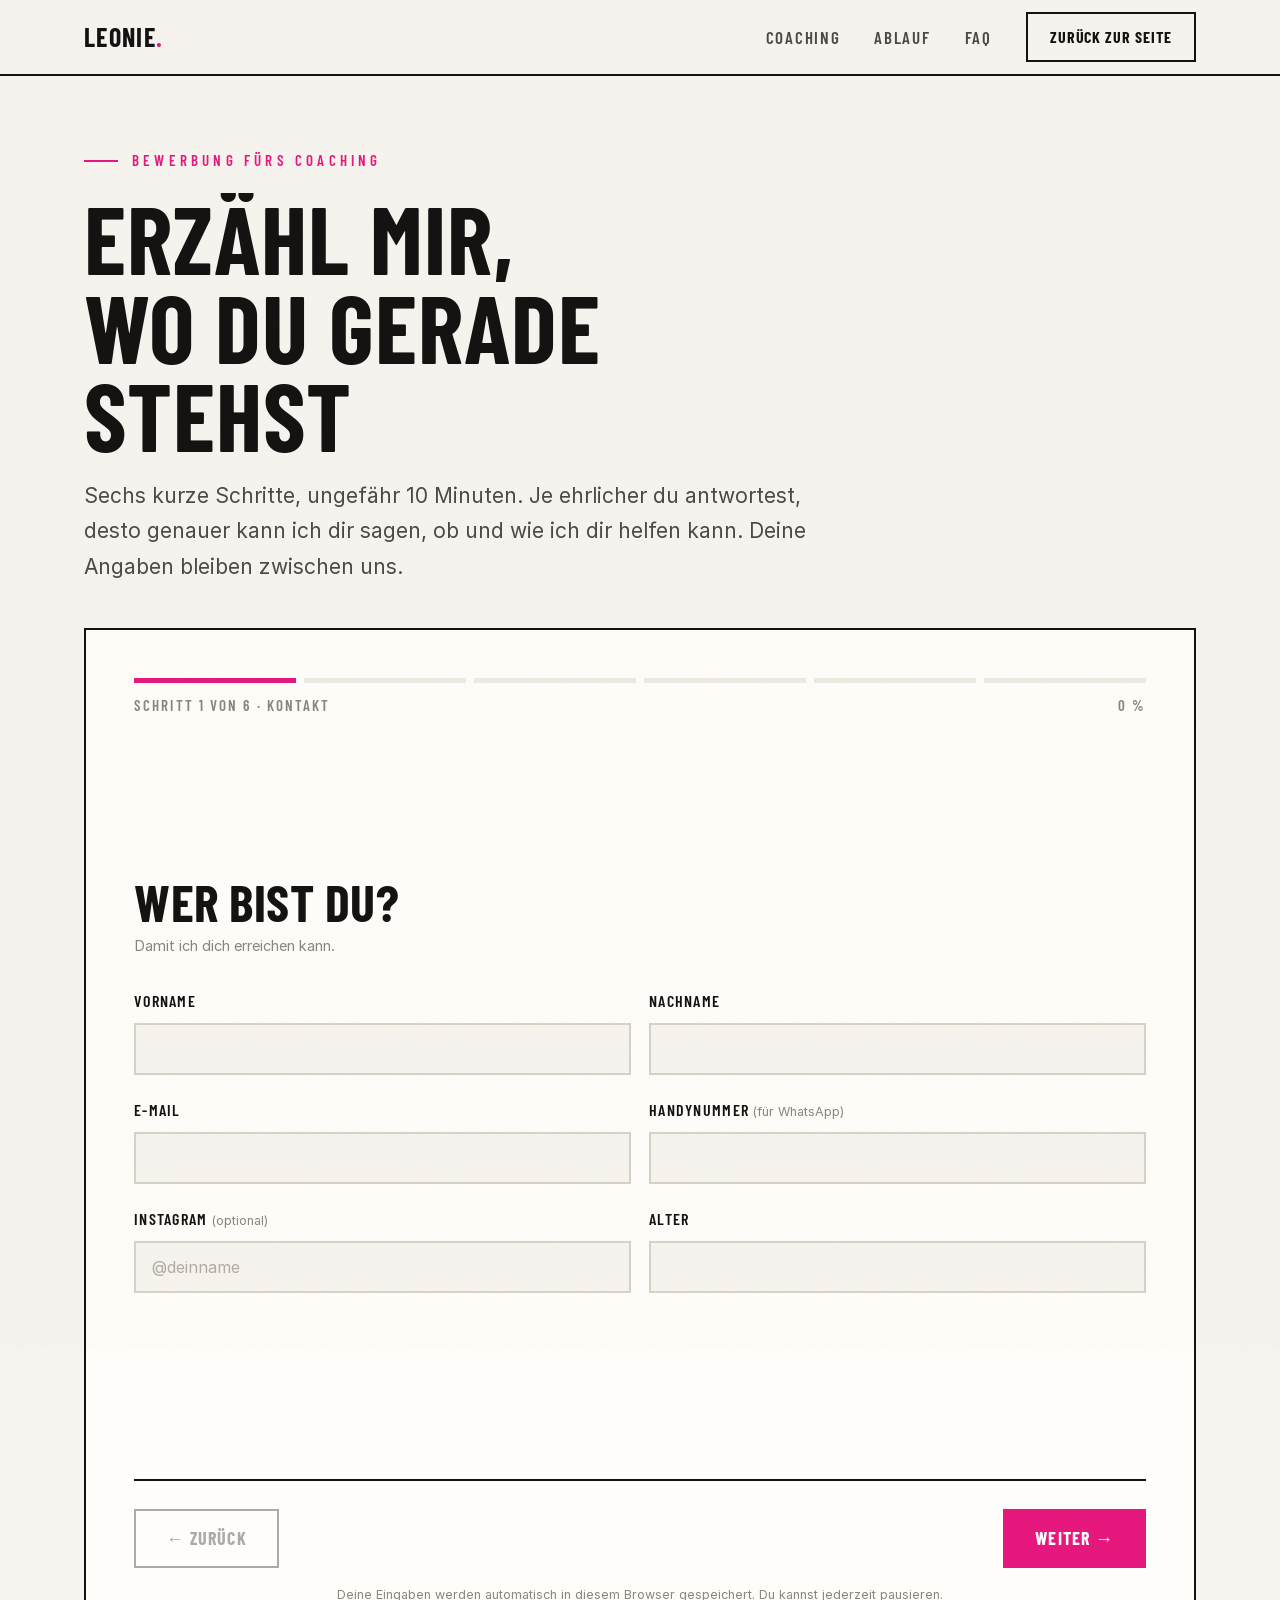
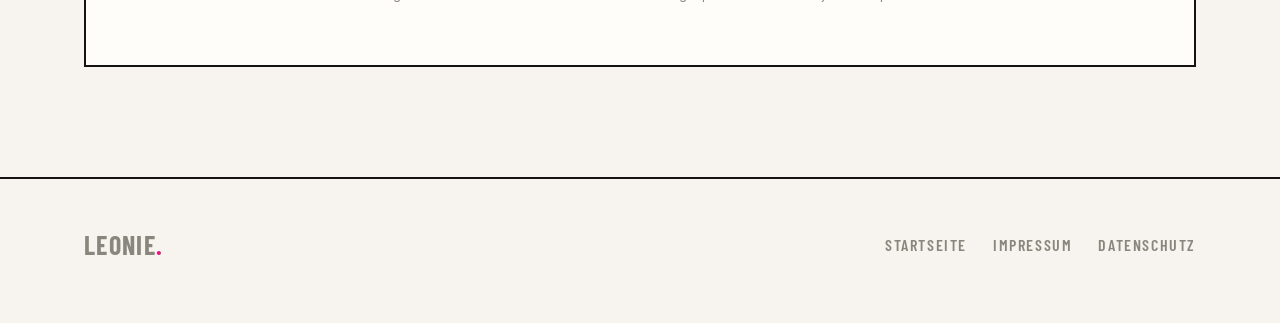
<file: fragebogen.html>
<!DOCTYPE html>
<html lang="de">
<head>
<meta charset="utf-8">
<meta name="viewport" content="width=device-width, initial-scale=1">
<title>Coaching-Fragebogen — Leonie</title>
<meta name="description" content="Der Coaching-Fragebogen: Ziel, Trainingsstand, Ernährung und Alltag. Ungefähr 10 Minuten. Danach melde ich mich persönlich bei dir.">
<meta name="robots" content="noindex">
<meta name="theme-color" content="#f7f4ef">
<link rel="icon" href="data:image/svg+xml,<svg xmlns='http://www.w3.org/2000/svg' viewBox='0 0 32 32'><rect width='32' height='32' rx='6' fill='%23141312'/><text x='16' y='23' font-size='20' font-family='sans-serif' font-weight='bold' fill='%23ff2f92' text-anchor='middle'>L</text></svg>">
<link rel="stylesheet" href="assets/css/style.css">
<link rel="stylesheet" href="assets/css/anim.css">
<link rel="stylesheet" href="assets/css/form.css">
</head>
<body>

<div class="progress-bar"></div>
<div class="grain" aria-hidden="true"></div>

<nav class="nav">
  <div class="wrap nav-inner">
    <a class="logo" href="index.html">Leonie<span>.</span></a>
    <button class="nav-toggle" aria-label="Menü" aria-expanded="false">
      <svg class="icon-burger" viewBox="0 0 24 24" fill="none" stroke="currentColor" stroke-width="2" stroke-linecap="round" aria-hidden="true"><path d="M3 6h18M3 12h18M3 18h18"/></svg>
      <svg class="icon-close" viewBox="0 0 24 24" fill="none" stroke="currentColor" stroke-width="2" stroke-linecap="round" aria-hidden="true"><path d="M5 5l14 14M19 5L5 19"/></svg>
    </button>
    <div class="nav-links">
      <a href="index.html#angebot">Coaching</a>
      <a href="index.html#ablauf">Ablauf</a>
      <a href="index.html#faq">FAQ</a>
      <a class="btn" href="index.html"><span>Zurück zur Seite</span></a>
    </div>
  </div>
</nav>

<main class="form-page">
  <div class="wrap">
    <div class="form-head">
      <p class="eyebrow reveal">Bewerbung fürs Coaching</p>
      <h1 data-split>Erzähl mir,<br>wo du gerade stehst</h1>
      <p class="lead" data-words>Sechs kurze Schritte, ungefähr 10 Minuten. Je ehrlicher du antwortest, desto genauer kann ich dir sagen, ob und wie ich dir helfen kann. Deine Angaben bleiben zwischen uns.</p>
    </div>

    <div class="form-shell reveal">
      <div class="steps-bar" aria-hidden="true">
        <div class="dot"><i></i></div><div class="dot"><i></i></div><div class="dot"><i></i></div>
        <div class="dot"><i></i></div><div class="dot"><i></i></div><div class="dot"><i></i></div>
      </div>
      <div class="step-meta">
        <span id="stepLabel" aria-live="polite">Schritt 1 von 6 · Kontakt</span>
        <span id="stepPct">0 %</span>
      </div>

      <form id="quiz" novalidate>
        <!-- Spam-Falle -->
        <div style="position:absolute;left:-9999px" aria-hidden="true">
          <label>Website<input type="text" name="website" tabindex="-1" autocomplete="off"></label>
        </div>

        <!-- 1 — Kontakt -->
        <section class="fstep active" data-title="Kontakt">
          <h2>Wer bist du?</h2>
          <p class="hint">Damit ich dich erreichen kann.</p>
          <div class="field-row">
            <div class="field"><label for="vorname">Vorname</label><input id="vorname" name="Vorname" type="text" required autocomplete="given-name"><span class="error">Bitte trag deinen Vornamen ein.</span></div>
            <div class="field"><label for="nachname">Nachname</label><input id="nachname" name="Nachname" type="text" required autocomplete="family-name"><span class="error">Bitte trag deinen Nachnamen ein.</span></div>
          </div>
          <div class="field-row">
            <div class="field"><label for="email">E-Mail</label><input id="email" name="E-Mail" type="email" required autocomplete="email"><span class="error">Bitte eine gültige E-Mail-Adresse.</span></div>
            <div class="field"><label for="handy">Handynummer <span class="opt">(für WhatsApp)</span></label><input id="handy" name="Handynummer" type="tel" autocomplete="tel"></div>
          </div>
          <div class="field-row">
            <div class="field"><label for="insta">Instagram <span class="opt">(optional)</span></label><input id="insta" name="Instagram" type="text" placeholder="@deinname"></div>
            <div class="field"><label for="alter">Alter</label><input id="alter" name="Alter" type="number" min="14" max="99" required><span class="error">Bitte trag dein Alter ein.</span></div>
          </div>
        </section>

        <!-- 2 — Ziel -->
        <section class="fstep" data-title="Dein Ziel">
          <h2>Was willst du erreichen?</h2>
          <p class="hint">Wähl das, was am besten passt.</p>
          <div class="field">
            <label>Dein Hauptziel</label>
            <div class="choices cols-2">
              <label class="choice"><input type="radio" name="Ziel" value="Abnehmen / Formaufbau" required><span><b>Abnehmen &amp; Form aufbauen</b><small>Körperfett runter, Muskeln sichtbar</small></span></label>
              <label class="choice"><input type="radio" name="Ziel" value="Muskelaufbau"><span><b>Muskelaufbau</b><small>Aufbauen, stärker werden</small></span></label>
              <label class="choice"><input type="radio" name="Ziel" value="Wettkampf-Prep"><span><b>Wettkampf-Prep</b><small>Bikini oder Wellness, auf die Bühne</small></span></label>
              <label class="choice"><input type="radio" name="Ziel" value="Einmaliger Plan"><span><b>Einmaliger Plan</b><small>Ohne laufende Betreuung</small></span></label>
            </div>
            <span class="error">Bitte wähl dein Ziel.</span>
          </div>
          <div class="field-row">
            <div class="field"><label for="zieldatum">Gibt es einen Termin? <span class="opt">(Wettkampf, Urlaub, Shooting)</span></label><input id="zieldatum" name="Zieltermin" type="date"></div>
            <div class="field"><label for="erfahrung">Trainingserfahrung</label>
              <select id="erfahrung" name="Trainingserfahrung" required>
                <option value="">bitte wählen</option>
                <option>Ich fange gerade erst an</option>
                <option>Unter 1 Jahr</option>
                <option>1–3 Jahre</option>
                <option>3–5 Jahre</option>
                <option>Über 5 Jahre</option>
              </select><span class="error">Bitte wähl eine Option.</span>
            </div>
          </div>
          <div class="field"><label for="zielsatz">Beschreib dein Ziel in ein, zwei Sätzen</label><textarea id="zielsatz" name="Ziel in eigenen Worten" required placeholder="Was soll sich in den nächsten Monaten verändern, und woran würdest du merken, dass es geklappt hat?"></textarea><span class="error">Erzähl mir kurz, worum es dir geht.</span></div>
        </section>

        <!-- 3 — Aktueller Stand -->
        <section class="fstep" data-title="Dein Stand">
          <h2>Wo stehst du heute?</h2>
          <p class="hint">Grobe Werte reichen völlig.</p>
          <div class="field-row">
            <div class="field"><label for="groesse">Größe (cm)</label><input id="groesse" name="Größe (cm)" type="number" min="120" max="220" required><span class="error">Bitte trag deine Größe ein.</span></div>
            <div class="field"><label for="gewicht">Aktuelles Gewicht (kg)</label><input id="gewicht" name="Gewicht (kg)" type="number" min="30" max="200" step="0.1" required><span class="error">Bitte trag dein Gewicht ein.</span></div>
          </div>
          <div class="field-row">
            <div class="field"><label for="tage">Trainingstage pro Woche</label>
              <select id="tage" name="Trainingstage/Woche" required>
                <option value="">bitte wählen</option>
                <option>0 – ich starte neu</option><option>1–2</option><option>3</option><option>4</option><option>5</option><option>6–7</option>
              </select><span class="error">Bitte wähl eine Option.</span>
            </div>
            <div class="field"><label for="gym">Wo trainierst du?</label>
              <select id="gym" name="Trainingsort" required>
                <option value="">bitte wählen</option>
                <option>Vollausgestattetes Fitnessstudio</option>
                <option>Kleines Studio / begrenzte Geräte</option>
                <option>Zuhause mit Equipment</option>
                <option>Zuhause ohne Equipment</option>
              </select><span class="error">Bitte wähl eine Option.</span>
            </div>
          </div>
          <div class="field"><label for="training">Wie sieht dein Training aktuell aus?</label><textarea id="training" name="Aktuelles Training" placeholder="Split, Übungen, wie lange schon, wie viel Cardio"></textarea></div>
          <div class="field"><label for="essen">Wie isst du aktuell?</label><textarea id="essen" name="Aktuelle Ernährung" placeholder="Trackst du? Wie viele Kalorien / wie viel Protein? Wie sieht ein typischer Tag aus?"></textarea></div>
          <div class="field-row">
            <div class="field"><label for="schlaf">Schlaf pro Nacht</label>
              <select id="schlaf" name="Schlaf">
                <option value="">bitte wählen</option>
                <option>unter 5 Stunden</option><option>5–6 Stunden</option><option>6–7 Stunden</option><option>7–8 Stunden</option><option>über 8 Stunden</option>
              </select>
            </div>
            <div class="field"><label for="beruf">Beruf / Alltag <span class="opt">(sitzend, stehend, Schicht?)</span></label><input id="beruf" name="Beruf / Alltag" type="text"></div>
          </div>
        </section>

        <!-- 4 — Gesundheit -->
        <section class="fstep" data-title="Gesundheit">
          <h2>Gibt es etwas, das ich wissen muss?</h2>
          <p class="hint">Alles hier ist vertraulich, aber wichtig, damit dein Plan sicher ist.</p>
          <div class="field"><label for="gesundheit">Verletzungen, Beschwerden oder Vorerkrankungen</label><textarea id="gesundheit" name="Gesundheit / Verletzungen" placeholder="z. B. Knie, Rücken, Schilddrüse, PCOS … oder einfach „nichts&quot;"></textarea></div>
          <div class="field"><label for="zyklus">Zyklus &amp; Verhütung <span class="opt">(optional, hilft bei der Planung)</span></label><input id="zyklus" name="Zyklus" type="text" placeholder="regelmäßig / unregelmäßig / Pille / keine Angabe"></div>
          <div class="field"><label for="supps">Medikamente &amp; Supplemente</label><textarea id="supps" name="Medikamente / Supplemente" placeholder="Was nimmst du aktuell regelmäßig?"></textarea></div>
          <div class="field"><label for="historie">Diät-Historie <span class="opt">(optional)</span></label><textarea id="historie" name="Diät-Historie" placeholder="Was hast du schon probiert? Was hat funktioniert, was nicht?"></textarea></div>
        </section>

        <!-- 5 — Zusammenarbeit -->
        <section class="fstep" data-title="Zusammenarbeit">
          <h2>Wie stellst du dir die Betreuung vor?</h2>
          <p class="hint">Damit ich dir das passende Paket vorschlagen kann.</p>
          <div class="field">
            <label>Wann willst du starten?</label>
            <div class="choices cols-2">
              <label class="choice"><input type="radio" name="Start" value="Sofort" required><span><b>Sofort</b><small>Ich bin bereit</small></span></label>
              <label class="choice"><input type="radio" name="Start" value="In 2–4 Wochen"><span><b>In 2–4 Wochen</b><small>Ich plane voraus</small></span></label>
              <label class="choice"><input type="radio" name="Start" value="Erstmal informieren"><span><b>Erstmal informieren</b><small>Ich schau mir das an</small></span></label>
              <label class="choice"><input type="radio" name="Start" value="Nach dem Kennenlern-Call"><span><b>Nach dem Call</b><small>Erst reden, dann entscheiden</small></span></label>
            </div>
            <span class="error">Bitte wähl eine Option.</span>
          </div>
          <div class="field">
            <label>Wie viel kannst und willst du monatlich investieren?</label>
            <div class="choices cols-2">
              <label class="choice"><input type="radio" name="Budget" value="bis 100 €"><span><b>bis 100 €</b></span></label>
              <label class="choice"><input type="radio" name="Budget" value="100–150 €"><span><b>100–150 €</b></span></label>
              <label class="choice"><input type="radio" name="Budget" value="150–250 €"><span><b>150–250 €</b></span></label>
              <label class="choice"><input type="radio" name="Budget" value="Sag du mir, was passt"><span><b>Sag du mir, was passt</b></span></label>
            </div>
          </div>
          <div class="field"><label for="warum">Warum jetzt?</label><textarea id="warum" name="Warum jetzt" required placeholder="Was ist der Auslöser, dass du dich genau heute meldest?"></textarea><span class="error">Bitte beantworte das kurz.</span></div>
          <div class="field"><label for="gefunden">Wie hast du mich gefunden? <span class="opt">(optional)</span></label><input id="gefunden" name="Gefunden über" type="text" placeholder="Instagram, YouTube, Empfehlung …"></div>
        </section>

        <!-- 6 — Absenden -->
        <section class="fstep" data-title="Absenden">
          <h2>Passt das so?</h2>
          <p class="hint">Kurz drüberschauen, dann geht's raus.</p>
          <div class="summary"><dl id="summaryList"></dl></div>
          <div class="field">
            <label class="check">
              <input type="checkbox" id="newsletterOptIn" name="Newsletter" value="Ja">
              <span>Schick mir zusätzlich einmal pro Woche Leonies Trainings-Impuls per E-Mail. (Du bekommst erst eine Bestätigungs-Mail, abbestellen geht jederzeit mit einem Klick.)</span>
            </label>
          </div>
          <div class="field">
            <label class="check">
              <input type="checkbox" id="consent" name="Einwilligung" value="Ja" required>
              <span>Ich bin damit einverstanden, dass meine Angaben zur Bearbeitung meiner Coaching-Anfrage gespeichert und verarbeitet werden. Mehr dazu in der <a href="datenschutz.html" target="_blank">Datenschutzerklärung</a>.</span>
            </label>
            <span class="error">Ohne dein Einverständnis darf ich die Anfrage leider nicht bearbeiten.</span>
          </div>
          <p class="hint" id="sendError" style="color:#ff5f6d;display:none"></p>
        </section>

        <!-- Danke -->
        <section class="fstep" data-title="Danke">
          <div class="done-box">
            <div class="done-mark"><svg viewBox="0 0 40 40"><path d="M9 21l7.5 7.5L31 12"/></svg></div>
            <h2>Angekommen!</h2>
            <p class="lead" style="margin:14px auto 26px">Danke, dass du dir die Zeit genommen hast. Ich lese jede Anfrage selbst. Du hörst innerhalb von 48 Stunden von mir.</p>
            <a class="btn" href="index.html"><span>Zurück zur Startseite</span></a>
          </div>
        </section>

        <div class="form-nav" id="formNav">
          <button type="button" class="btn" id="backBtn" disabled><span>← Zurück</span></button>
          <button type="button" class="btn btn-primary" id="nextBtn"><span>Weiter →</span></button>
        </div>
      </form>
      <p class="saved-note" id="savedNote">Deine Eingaben werden automatisch in diesem Browser gespeichert. Du kannst jederzeit pausieren.</p>
    </div>
  </div>
</main>

<footer>
  <div class="wrap">
    <div class="foot-inner">
      <a class="logo" href="index.html">Leonie<span>.</span></a>
      <div class="foot-links">
        <a href="index.html">Startseite</a>
        <a href="impressum.html">Impressum</a>
        <a href="datenschutz.html">Datenschutz</a>
      </div>
    </div>
  </div>
</footer>

<script src="assets/js/config.js"></script>
<script src="assets/js/main.js"></script>
<script src="assets/js/form.js"></script>
</body>
</html>
</file>
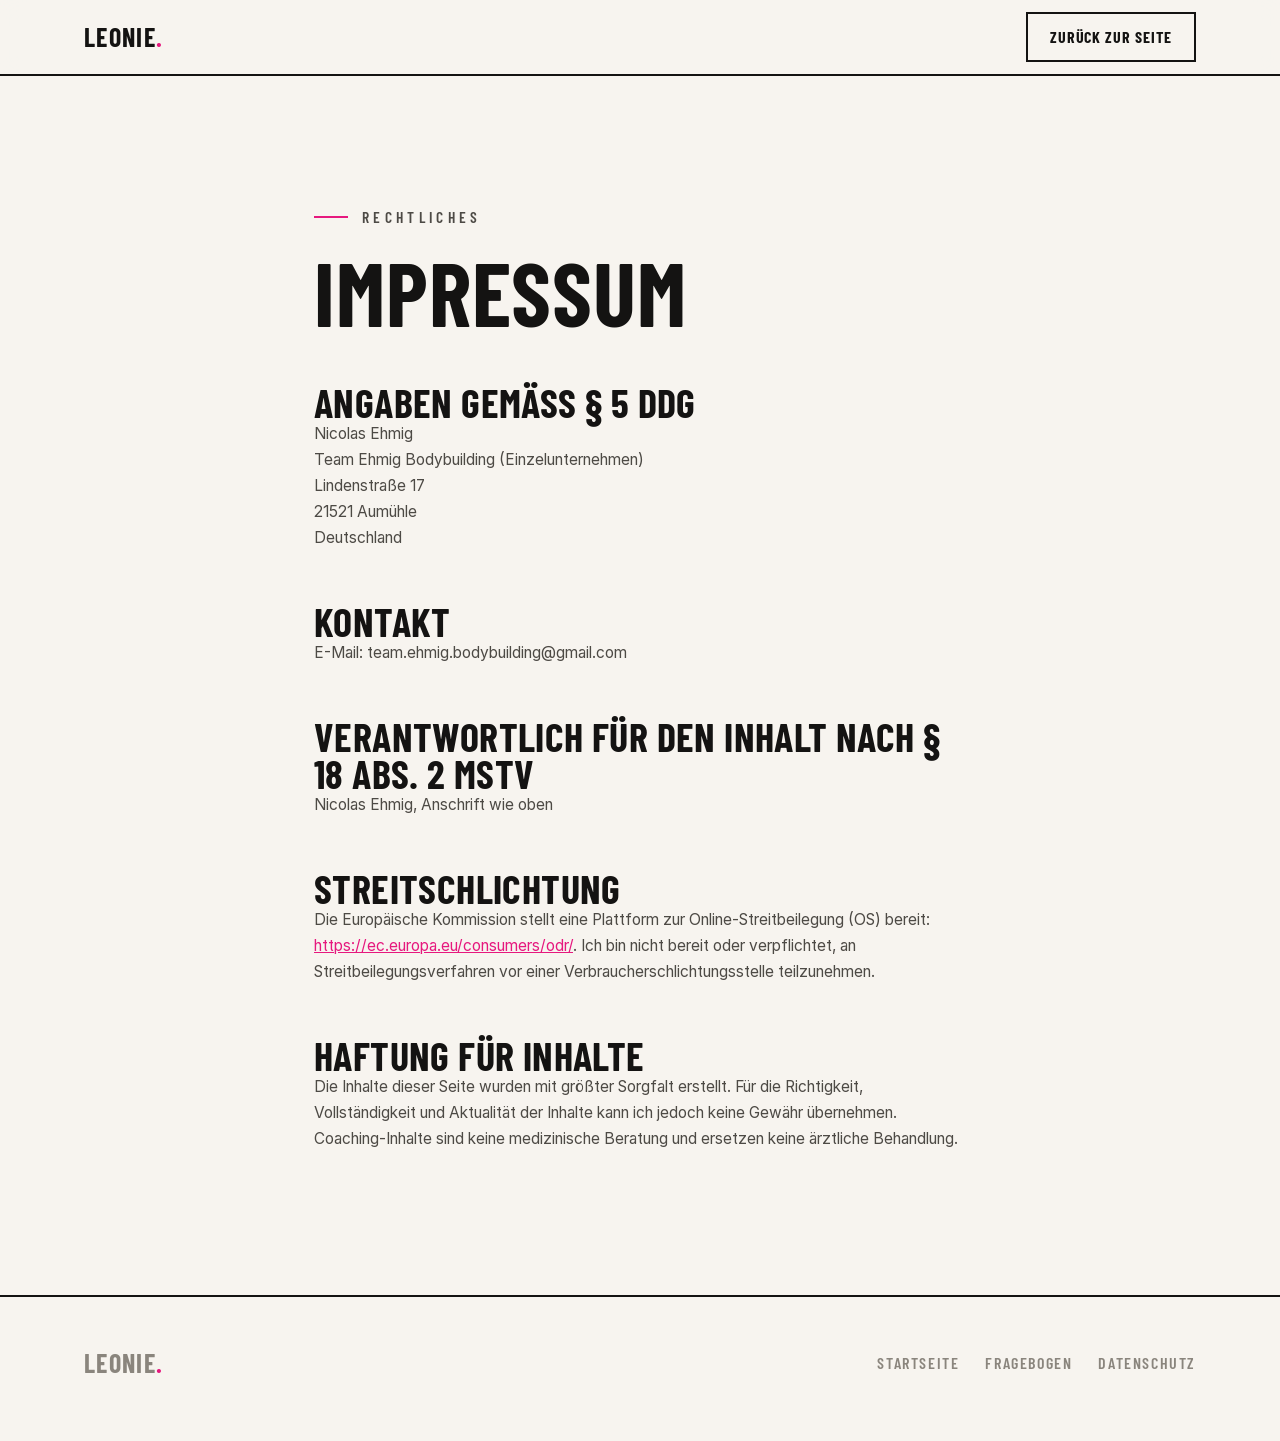
<file: impressum.html>
<!DOCTYPE html>
<html lang="de">
<head>
<meta charset="utf-8">
<meta name="viewport" content="width=device-width, initial-scale=1">
<title>Impressum — Leonie</title>
<meta name="robots" content="noindex">
<link rel="icon" href="data:image/svg+xml,<svg xmlns='http://www.w3.org/2000/svg' viewBox='0 0 32 32'><rect width='32' height='32' rx='6' fill='%23141312'/><text x='16' y='23' font-size='20' font-family='sans-serif' font-weight='bold' fill='%23ff2f92' text-anchor='middle'>L</text></svg>">
<link rel="stylesheet" href="assets/css/style.css">
</head>
<body>

<nav class="nav">
  <div class="wrap nav-inner">
    <a class="logo" href="index.html">Leonie<span>.</span></a>
    <div class="nav-links">
      <a class="btn" href="index.html"><span>Zurück zur Seite</span></a>
    </div>
  </div>
</nav>

<main>
  <section>
    <div class="wrap legal">
      <p class="eyebrow">Rechtliches</p>
      <h1>Impressum</h1>

      <h2>Angaben gemäß § 5 DDG</h2>
      <p>
        Nicolas Ehmig<br>
        Team Ehmig Bodybuilding (Einzelunternehmen)<br>
        Lindenstraße 17<br>
        21521 Aumühle<br>
        Deutschland
      </p>

      <h2>Kontakt</h2>
      <p>
        E-Mail: team.ehmig.bodybuilding@gmail.com
      </p>

      <h2>Verantwortlich für den Inhalt nach § 18 Abs. 2 MStV</h2>
      <p>Nicolas Ehmig, Anschrift wie oben</p>

      <h2>Streitschlichtung</h2>
      <p>Die Europäische Kommission stellt eine Plattform zur Online-Streitbeilegung (OS) bereit: <a href="https://ec.europa.eu/consumers/odr/" target="_blank" rel="noopener">https://ec.europa.eu/consumers/odr/</a>. Ich bin nicht bereit oder verpflichtet, an Streitbeilegungsverfahren vor einer Verbraucherschlichtungsstelle teilzunehmen.</p>

      <h2>Haftung für Inhalte</h2>
      <p>Die Inhalte dieser Seite wurden mit größter Sorgfalt erstellt. Für die Richtigkeit, Vollständigkeit und Aktualität der Inhalte kann ich jedoch keine Gewähr übernehmen. Coaching-Inhalte sind keine medizinische Beratung und ersetzen keine ärztliche Behandlung.</p>
    </div>
  </section>
</main>

<footer>
  <div class="wrap">
    <div class="foot-inner">
      <a class="logo" href="index.html">Leonie<span>.</span></a>
      <div class="foot-links">
        <a href="index.html">Startseite</a>
        <a href="fragebogen.html">Fragebogen</a>
        <a href="datenschutz.html">Datenschutz</a>
      </div>
    </div>
  </div>
</footer>

</body>
</html>
</file>
<file: assets/css/style.css>
/* Leonie Coaching v2 — Helles Editorial-System (Magazin-Look) */

@font-face {
  font-family: 'Barlow Condensed';
  src: url('../fonts/BarlowCondensed-Bold.ttf') format('truetype');
  font-weight: 700;
  font-display: swap;
}
@font-face {
  font-family: 'Barlow Condensed';
  src: url('../fonts/BarlowCondensed-SemiBold.ttf') format('truetype');
  font-weight: 600;
  font-display: swap;
}
@font-face {
  font-family: 'Inter';
  src: url('../fonts/Inter-Regular.ttf') format('truetype');
  font-weight: 400;
  font-display: swap;
}
@font-face {
  font-family: 'Inter';
  src: url('../fonts/Inter-Bold.ttf') format('truetype');
  font-weight: 700;
  font-display: swap;
}

:root {
  --paper: #f7f4ef;        /* warmes Papier */
  --paper-2: #efeae2;      /* dunkleres Papier für Wechsel-Sektionen */
  --ink: #141312;          /* fast-schwarze Tinte */
  --ink-soft: #4d4a45;
  --ink-dim: #8a857d;
  --pink: #e6187e;         /* Leonie-Pink, auf Papier leicht vertieft */
  --pink-bright: #ff2f92;
  --pink-soft: rgba(230, 24, 126, 0.09);
  --rule: #d9d2c7;         /* Linien */
  --rule-dark: #141312;
  --maxw: 1240px;
  --pad: clamp(20px, 5vw, 72px);
}

* { box-sizing: border-box; }

html { scroll-behavior: smooth; scroll-padding-top: 92px; }

body {
  margin: 0;
  background: var(--paper);
  color: var(--ink);
  font-family: 'Inter', system-ui, -apple-system, 'Segoe UI', sans-serif;
  font-size: 17px;
  line-height: 1.68;
  -webkit-font-smoothing: antialiased;
}

img { max-width: 100%; display: block; }
a { color: inherit; }

h1, h2, h3, .display {
  font-family: 'Barlow Condensed', 'Inter', sans-serif;
  font-weight: 700;
  text-transform: uppercase;
  letter-spacing: 0.01em;
  line-height: 0.92;
  margin: 0;
}
h1 { font-size: clamp(52px, 10.5vw, 148px); }
h2 { font-size: clamp(40px, 6.5vw, 88px); }
h3 { font-size: clamp(22px, 2.6vw, 30px); line-height: 1.02; text-wrap: balance; }
p { margin: 0 0 1em; color: var(--ink-soft); }
strong { color: var(--ink); }

:focus-visible {
  outline: 2px solid var(--pink);
  outline-offset: 3px;
  border-radius: 2px;
}

.wrap { max-width: var(--maxw); margin: 0 auto; padding: 0 var(--pad); }
section { padding: clamp(72px, 10vw, 140px) 0; }

.eyebrow {
  font-family: 'Barlow Condensed', sans-serif; font-weight: 600;
  font-size: 15px; letter-spacing: 0.28em; text-transform: uppercase;
  color: var(--pink); margin: 0 0 20px; display: flex; align-items: center; gap: 14px;
}
.eyebrow::before { content: ''; width: 34px; height: 2px; background: var(--pink); }
.lead { font-size: clamp(17px, 2vw, 21px); color: var(--ink-soft); max-width: 58ch; }
.accent { color: var(--pink); }

/* Editorial-Linien */
.rule-top { border-top: 2px solid var(--rule-dark); }
.section-head {
  display: flex; justify-content: space-between; align-items: flex-end; gap: 24px;
  border-bottom: 2px solid var(--rule-dark); padding-bottom: 26px; margin-bottom: 0;
}
.section-head .index {
  font-family: 'Barlow Condensed', sans-serif; font-weight: 600;
  font-size: 15px; letter-spacing: .2em; color: var(--ink-dim); white-space: nowrap; padding-bottom: 10px;
}

/* ---------- Buttons ---------- */
.btn {
  display: inline-flex; align-items: center; justify-content: center; gap: 10px;
  padding: 16px 30px; border: 2px solid var(--ink); border-radius: 0;
  font-family: 'Barlow Condensed', sans-serif; font-weight: 700; font-size: 18px;
  letter-spacing: .06em; text-transform: uppercase;
  text-decoration: none; cursor: pointer; background: transparent; color: var(--ink);
  transition: background .2s ease, color .2s ease, transform .2s ease, border-color .2s ease;
  min-height: 48px;
}
.btn:hover { transform: translate(-2px, -2px); box-shadow: 4px 4px 0 var(--ink); }
.btn:active { transform: none; box-shadow: none; }
.btn-primary { background: var(--pink); border-color: var(--pink); color: #fff; }
.btn-primary:hover { box-shadow: 4px 4px 0 var(--ink); }
.btn-lg { padding: 19px 38px; font-size: 20px; }

/* ---------- Nav ---------- */
.nav {
  position: sticky; top: 0; z-index: 50;
  background: rgba(247, 244, 239, .9); backdrop-filter: blur(12px);
  border-bottom: 2px solid var(--rule-dark);
}
.nav-inner { display: flex; align-items: center; justify-content: space-between; height: 74px; }
.logo {
  font-family: 'Barlow Condensed', sans-serif; font-weight: 700; font-size: 26px;
  letter-spacing: .05em; text-decoration: none; text-transform: uppercase;
}
.logo span { color: var(--pink); }
.nav-links { display: flex; align-items: center; gap: 34px; }
.nav-links a:not(.btn) {
  font-family: 'Barlow Condensed', sans-serif; font-weight: 600; font-size: 17px;
  letter-spacing: .1em; text-transform: uppercase;
  color: var(--ink-soft); text-decoration: none; transition: color .15s;
}
.nav-links a:not(.btn):hover { color: var(--ink); }
.nav-links .btn { padding: 10px 22px; font-size: 16px; min-height: 42px; }
.nav-toggle {
  display: none; background: none; border: 0; color: var(--ink); cursor: pointer;
  width: 44px; height: 44px; align-items: center; justify-content: center;
}
.nav-toggle svg { width: 26px; height: 26px; }
.nav-toggle .icon-close { display: none; }
.nav-toggle[aria-expanded="true"] .icon-burger { display: none; }
.nav-toggle[aria-expanded="true"] .icon-close { display: block; }

/* ---------- Hero ---------- */
.hero { padding: clamp(40px, 6vw, 80px) 0 0; overflow: hidden; }
.hero-top { display: grid; grid-template-columns: 1.15fr .85fr; gap: clamp(28px, 4vw, 60px); align-items: end; }
.hero h1 { margin: 10px 0 0; }
.hero h1 .outline {
  color: transparent; -webkit-text-stroke: 2px var(--ink);
}
.hero-side { padding-bottom: 14px; }
.hero-side .lead { margin-bottom: 26px; }
.hero-cta { display: flex; flex-wrap: wrap; gap: 14px; }
.hero-media {
  margin-top: clamp(36px, 5vw, 64px);
  display: grid; grid-template-columns: 2fr 1fr; gap: 2px;
  border-top: 2px solid var(--rule-dark);
}
.hero-media figure { margin: 0; position: relative; overflow: hidden; background: var(--paper-2); }
.hero-media img { width: 100%; height: 100%; object-fit: cover; aspect-ratio: 16/10; }
.hero-media figure:last-child img { aspect-ratio: auto; }
.hero-media figcaption {
  position: absolute; left: 0; bottom: 0; background: var(--paper); color: var(--ink);
  font-family: 'Barlow Condensed', sans-serif; font-weight: 600; font-size: 14px;
  letter-spacing: .16em; text-transform: uppercase; padding: 8px 16px;
}
.hero-badge {
  position: absolute; right: 14px; top: 14px;
  background: var(--pink); color: #fff;
  font-family: 'Barlow Condensed', sans-serif; font-weight: 700; font-size: 15px;
  letter-spacing: .1em; text-transform: uppercase; padding: 8px 14px;
  display: flex; align-items: center; gap: 8px;
}
.dot-live { width: 8px; height: 8px; border-radius: 50%; background: #fff; animation: pulse 1.8s ease-in-out infinite; }
@keyframes pulse { 0%,100%{opacity:1} 50%{opacity:.35} }

/* ---------- Stat-Leiste ---------- */
.trust { border-top: 2px solid var(--rule-dark); border-bottom: 2px solid var(--rule-dark); background: var(--paper); }
.trust-inner { display: grid; grid-template-columns: repeat(4, 1fr); }
.trust-item {
  font-size: 14px; color: var(--ink-soft); padding: 26px 22px;
  border-left: 1px solid var(--rule);
}
.trust-item:first-child { border-left: 0; }
.trust-item b {
  display: block; font-family: 'Barlow Condensed', sans-serif; font-weight: 700;
  font-size: clamp(30px, 3.4vw, 44px); color: var(--ink); text-transform: uppercase;
  line-height: 1; margin-bottom: 6px;
}
.trust-item b .counter { color: var(--pink); }

/* ---------- Editorial-Listen (Für wen) ---------- */
.ed-list { border-top: 2px solid var(--rule-dark); margin-top: 0; }
.ed-item {
  display: grid; grid-template-columns: 110px 1fr 1.3fr; gap: clamp(18px, 3vw, 48px);
  padding: clamp(28px, 4vw, 44px) 0; border-bottom: 1px solid var(--rule);
  align-items: start; transition: background .25s;
}
.ed-item:hover { background: var(--pink-soft); }
.ed-num {
  font-family: 'Barlow Condensed', sans-serif; font-weight: 700;
  font-size: clamp(44px, 6vw, 76px); line-height: .85;
  color: transparent; -webkit-text-stroke: 1.5px var(--ink-dim);
  transition: color .3s, -webkit-text-stroke-color .3s;
}
.ed-item:hover .ed-num { color: var(--pink); -webkit-text-stroke-color: var(--pink); }
.ed-item h3 { padding-top: 6px; }
.ed-item p { margin: 0; padding-top: 6px; }

/* ---------- Pakete ---------- */
.pkg-grid { display: grid; grid-template-columns: repeat(2, 1fr); gap: 2px; background: var(--rule-dark); border: 2px solid var(--rule-dark); margin-top: 0; }
.pkg {
  background: var(--paper); padding: clamp(28px, 3.6vw, 46px);
  display: flex; flex-direction: column; position: relative; transition: background .25s;
}
.pkg:hover { background: #fffdf9; }
.pkg.featured { background: var(--ink); color: var(--paper); }
.pkg.featured h3 { color: var(--paper); }
.pkg.featured p, .pkg.featured li { color: #b8b3ab; }
.pkg-tag {
  position: absolute; top: 0; right: 0; background: var(--pink); color: #fff;
  font-family: 'Barlow Condensed', sans-serif; font-weight: 700; font-size: 14px;
  letter-spacing: .14em; text-transform: uppercase; padding: 7px 14px;
}
.pkg .kicker {
  font-family: 'Barlow Condensed', sans-serif; font-weight: 600; font-size: 15px;
  letter-spacing: .18em; text-transform: uppercase; color: var(--pink); margin: 0 0 10px;
}
.pkg h3 { font-size: clamp(26px, 3vw, 38px); margin-bottom: 6px; }
.pkg .price { font-size: 14px; color: var(--ink-dim); margin: 0 0 18px; }
.pkg.featured .price { color: #8a857d; }
.pkg ul { list-style: none; margin: 0 0 28px; padding: 0; }
.pkg li { position: relative; padding: 9px 0 9px 26px; font-size: 15.5px; color: var(--ink-soft); border-bottom: 1px dashed var(--rule); }
.pkg.featured li { border-bottom-color: #2e2c29; }
.pkg li::before { content: '→'; position: absolute; left: 0; top: 8px; color: var(--pink); font-weight: 700; }
.pkg .btn { margin-top: auto; align-self: flex-start; }
.pkg.featured .btn { border-color: var(--paper); color: var(--paper); }
.pkg.featured .btn:hover { box-shadow: 4px 4px 0 var(--pink); }
.pkg.featured .btn.btn-primary { background: var(--pink); border-color: var(--pink); color: #fff; }

/* ---------- Ablauf ---------- */
.steps { counter-reset: step; border-top: 2px solid var(--rule-dark); }
.step {
  display: grid; grid-template-columns: 140px 1fr; gap: clamp(20px, 4vw, 56px);
  padding: clamp(30px, 4vw, 46px) 0; border-bottom: 1px solid var(--rule); align-items: start;
  position: relative;
}
.step-n {
  font-family: 'Barlow Condensed', sans-serif; font-weight: 700;
  font-size: clamp(56px, 8vw, 110px); line-height: .8; color: var(--pink);
}
.step h3 { margin-bottom: 10px; }
.step p { margin: 0; max-width: 62ch; }
.step-tag {
  position: absolute; right: 0; top: clamp(30px, 4vw, 46px);
  font-family: 'Barlow Condensed', sans-serif; font-weight: 600; font-size: 14px;
  letter-spacing: .18em; text-transform: uppercase; color: var(--ink-dim);
}

/* ---------- Quote-Spread ---------- */
.quote { padding: 0; }
.quote-inner {
  position: relative; min-height: 70vh; display: flex; align-items: flex-end;
  background-image: linear-gradient(0deg, rgba(20, 19, 18, .55) 0%, rgba(20, 19, 18, .08) 55%), url('../img/hero-bw.jpg');
  background-size: cover; background-position: 50% 18%;
  border-top: 2px solid var(--rule-dark); border-bottom: 2px solid var(--rule-dark);
}
.quote-text { padding: clamp(44px, 7vw, 96px) 0; max-width: 900px; }
.quote-text p {
  font-family: 'Barlow Condensed', sans-serif; font-weight: 700; text-transform: uppercase;
  color: #fff; font-size: clamp(36px, 6vw, 84px); line-height: .92; margin: 0 0 18px;
}
.quote-text p .accent { color: var(--pink-bright); }
.quote-text cite {
  font-style: normal; font-family: 'Barlow Condensed', sans-serif; font-weight: 600;
  font-size: 16px; letter-spacing: .22em; text-transform: uppercase; color: #fff;
}

/* ---------- Split (Über mich / Prinzipien) ---------- */
.split { display: grid; grid-template-columns: .9fr 1.1fr; gap: clamp(32px, 5vw, 72px); align-items: center; }
.split.reverse .split-media { order: 2; }
.split-media { position: relative; }
.split-media img { width: 100%; aspect-ratio: 4/5; object-fit: cover; border: 2px solid var(--rule-dark); }
.split-media::after {
  content: ''; position: absolute; inset: 14px -14px -14px 14px; z-index: -1;
  background: var(--pink); opacity: .9;
}
.split-body ul { list-style: none; padding: 0; margin: 26px 0 0; }
.split-body li {
  position: relative; padding: 12px 0 12px 30px; color: var(--ink-soft);
  border-bottom: 1px solid var(--rule);
}
.split-body li::before { content: ''; position: absolute; left: 0; top: 21px; width: 16px; height: 3px; background: var(--pink); }

/* ---------- FAQ ---------- */
.faq { border-top: 2px solid var(--rule-dark); }
.faq details { border-bottom: 1px solid var(--rule); }
.faq summary {
  list-style: none; cursor: pointer; padding: 26px 48px 26px 0; position: relative;
  font-family: 'Barlow Condensed', sans-serif; font-weight: 700; font-size: clamp(19px, 2.2vw, 25px);
  text-transform: uppercase; letter-spacing: .02em;
}
.faq summary::-webkit-details-marker { display: none; }
.faq summary::after {
  content: '+'; position: absolute; right: 4px; top: 18px; font-size: 32px;
  color: var(--pink); font-weight: 400; transition: transform .2s;
}
.faq details[open] summary::after { content: '–'; }
.faq details p { padding: 0 48px 26px 0; margin: 0; max-width: 70ch; }
.faq a { color: var(--pink); }

/* ---------- CTA ---------- */
.cta { padding-bottom: clamp(72px, 10vw, 140px); }
.cta-box {
  border: 2px solid var(--rule-dark); background: var(--ink); color: var(--paper);
  padding: clamp(44px, 7vw, 88px) clamp(24px, 5vw, 72px);
  position: relative; overflow: hidden; text-align: center;
}
.cta-box h2 { color: var(--paper); }
.cta-box h2 .accent { color: var(--pink-bright); }
.cta-box .lead { color: #b8b3ab; margin: 22px auto 34px; }
.cta-box .btn { border-color: var(--pink); background: var(--pink); color: #fff; }
.cta-box .btn:hover { box-shadow: 4px 4px 0 var(--paper); }

/* ---------- Footer ---------- */
footer { border-top: 2px solid var(--rule-dark); padding: 44px 0 56px; background: var(--paper); }
.foot-inner { display: flex; flex-wrap: wrap; gap: 20px; justify-content: space-between; align-items: center; }
.foot-links { display: flex; gap: 26px; flex-wrap: wrap; }
footer a {
  color: var(--ink-dim); font-family: 'Barlow Condensed', sans-serif; font-weight: 600;
  font-size: 16px; letter-spacing: .1em; text-transform: uppercase; text-decoration: none;
}
footer a:hover { color: var(--ink); }
.foot-note { font-size: 12.5px; color: var(--ink-dim); margin: 24px 0 0; max-width: 76ch; }

/* ---------- Sticky-CTA (mobil) ---------- */
.sticky-cta {
  position: fixed; left: 0; right: 0; bottom: 0; z-index: 60;
  padding: 12px var(--pad) calc(12px + env(safe-area-inset-bottom));
  background: rgba(247, 244, 239, .94); backdrop-filter: blur(12px);
  border-top: 2px solid var(--rule-dark);
  transform: translateY(110%); transition: transform .45s cubic-bezier(.16, .84, .3, 1);
  display: none;
}
.sticky-cta.show { transform: none; }
.sticky-cta .btn { width: 100%; }
@media (max-width: 900px) {
  .sticky-cta { display: block; }
  body.has-sticky-cta footer { padding-bottom: 130px; }
}

/* ---------- Stimmen ---------- */
.proof-card { border: 2px solid var(--rule-dark); background: #fffdf9; padding: 28px; margin: 0; }
.proof-card blockquote { margin: 0 0 18px; font-size: 16.5px; color: var(--ink-soft); font-style: italic; }
.proof-card figcaption { display: flex; align-items: center; gap: 12px; font-size: 14px; font-weight: 700; }
.proof-card figcaption small { display: block; font-weight: 400; color: var(--ink-dim); }
.proof-avatar {
  width: 42px; height: 42px; border-radius: 50%; background: var(--pink-soft);
  border: 2px solid var(--pink); display: grid; place-items: center;
  font-family: 'Barlow Condensed', sans-serif; font-weight: 700; color: var(--pink);
}
.grid-3 { display: grid; grid-template-columns: repeat(3, 1fr); gap: 20px; margin-top: 44px; }

/* ---------- Rechtstexte ---------- */
.legal { max-width: 780px; }
.legal h1 { font-size: clamp(40px, 7vw, 92px); }
.legal h2 { margin-top: 52px; font-size: clamp(26px, 3.4vw, 40px); }
.legal h3 { margin-top: 30px; font-size: 20px; }
.legal p, .legal li { color: var(--ink-soft); font-size: 15.5px; }
.legal ul { padding-left: 20px; }
.legal a { color: var(--pink); }
.todo { background: var(--pink-soft); border-left: 3px solid var(--pink); padding: 2px 8px; color: var(--ink); }

/* ---------- Reveal-Basis ---------- */
.reveal { opacity: 0; transform: translateY(18px); transition: opacity .7s ease, transform .7s ease; }
.reveal.in { opacity: 1; transform: none; }
@media (prefers-reduced-motion: reduce) {
  .reveal { opacity: 1; transform: none; transition: none; }
  html { scroll-behavior: auto; }
}

/* ---------- Responsive ---------- */
@media (max-width: 900px) {
  .hero-top, .split, .pkg-grid { grid-template-columns: 1fr; }
  .split.reverse .split-media { order: 0; }
  .hero-media { grid-template-columns: 1fr; }
  .hero-media figure:last-child { display: none; }
  .trust-inner { grid-template-columns: repeat(2, 1fr); }
  .trust-item:nth-child(3) { border-left: 0; }
  .trust-item { border-top: 1px solid var(--rule); }
  .trust-item:nth-child(-n+2) { border-top: 0; }
  .ed-item { grid-template-columns: 64px 1fr; }
  .ed-item p { grid-column: 2; }
  .step { grid-template-columns: 76px 1fr; }
  .step-tag { display: none; }
  .grid-3 { grid-template-columns: 1fr; }
  .section-head { flex-direction: column; align-items: flex-start; gap: 8px; }
  .nav-toggle { display: flex; }
  .nav-links {
    position: absolute; top: 74px; left: 0; right: 0; flex-direction: column;
    align-items: stretch; gap: 0; background: var(--paper); border-bottom: 2px solid var(--rule-dark);
    padding: 8px var(--pad) 22px; display: none;
  }
  .nav-links.open { display: flex; }
  .nav-links a:not(.btn) { padding: 15px 0; border-bottom: 1px solid var(--rule); font-size: 19px; }
  .nav-links .btn { margin-top: 16px; }
  .quote-inner { background-position: 62% 14%; min-height: 78vh; }
}
</file>
<file: assets/css/anim.css>
/* Leonie Coaching v2 — Motion Layer (Editorial) */

/* ---------- Scroll-Fortschritt ---------- */
.progress-bar {
  position: fixed; top: 0; left: 0; height: 3px; width: 100%;
  background: var(--pink);
  transform: scaleX(0); transform-origin: 0 50%;
  z-index: 90; pointer-events: none;
}

/* ---------- Papier-Korn ---------- */
.grain {
  position: fixed; inset: -50%; z-index: 80; pointer-events: none; opacity: .05;
  background-image: url("data:image/svg+xml,%3Csvg xmlns='http://www.w3.org/2000/svg' width='140' height='140'%3E%3Cfilter id='n'%3E%3CfeTurbulence type='fractalNoise' baseFrequency='.85' numOctaves='3'/%3E%3C/filter%3E%3Crect width='140' height='140' filter='url(%23n)'/%3E%3C/svg%3E");
  mix-blend-mode: multiply;
}

/* Cursor-Glow entfällt im hellen Design — Element bleibt inert */
.cursor-glow { display: none; }

/* ---------- Split-Text: Zeilen-Reveal ---------- */
.split-line { display: block; overflow: hidden; }
.split-line > span {
  display: block; transform: translateY(108%);
  transition: transform 1s cubic-bezier(.16, .84, .3, 1);
}
.in .split-line > span, .split-line.in > span { transform: none; }
.split-line:nth-child(2) > span { transition-delay: .08s; }
.split-line:nth-child(3) > span { transition-delay: .16s; }
.split-line:nth-child(4) > span { transition-delay: .24s; }
.split-line:nth-child(5) > span { transition-delay: .32s; }

/* Wort-für-Wort */
.word { display: inline-block; opacity: 0; transform: translateY(16px); }
.in .word { animation: wordIn .7s cubic-bezier(.16, .84, .3, 1) forwards; }
@keyframes wordIn { to { opacity: 1; transform: none; } }

/* ---------- Gestaffelte Reveals ---------- */
[data-stagger] > * { opacity: 0; transform: translateY(24px); }
[data-stagger].in > * { animation: upIn .75s cubic-bezier(.16, .84, .3, 1) forwards; }
[data-stagger].in > *:nth-child(2) { animation-delay: .1s; }
[data-stagger].in > *:nth-child(3) { animation-delay: .2s; }
[data-stagger].in > *:nth-child(4) { animation-delay: .3s; }
[data-stagger].in > *:nth-child(5) { animation-delay: .4s; }
[data-stagger].in > *:nth-child(6) { animation-delay: .5s; }
@keyframes upIn { to { opacity: 1; transform: none; } }

/* ---------- Bild-Reveal: Vorhang in Papierfarbe + Zoom ---------- */
.img-reveal { position: relative; overflow: hidden; }
.img-reveal img { transform: scale(1.12); transition: transform 1.5s cubic-bezier(.16, .84, .3, 1); }
.img-reveal.in img { transform: scale(1); }
.img-reveal::before {
  content: ''; position: absolute; inset: 0; z-index: 2; background: var(--paper-2);
  transform-origin: 50% 100%; transition: transform 1s cubic-bezier(.7, 0, .2, 1);
}
.img-reveal.in::before { transform: scaleY(0); }
.img-reveal .flash {
  position: absolute; inset: 0; z-index: 3; background: var(--pink); pointer-events: none;
  transform: scaleY(1); transform-origin: 50% 100%; opacity: 0;
}
.img-reveal.in .flash { animation: flashWipe 1.05s cubic-bezier(.7, 0, .2, 1) forwards; }
@keyframes flashWipe {
  0% { opacity: 1; transform: scaleY(1); }
  100% { opacity: 1; transform: scaleY(0); }
}

/* ---------- Parallax ---------- */
[data-parallax] { will-change: transform; }

/* ---------- Laufband ---------- */
.marquee {
  border-top: 2px solid var(--rule-dark); border-bottom: 2px solid var(--rule-dark);
  background: var(--ink); overflow: hidden; padding: 16px 0;
  --mq-speed: 30s;
}
.marquee-track { display: flex; width: max-content; animation: mq var(--mq-speed) linear infinite; }
.marquee:hover .marquee-track { animation-play-state: paused; }
.marquee span {
  font-family: 'Barlow Condensed', sans-serif; font-weight: 700; text-transform: uppercase;
  font-size: clamp(26px, 4vw, 48px); letter-spacing: .04em;
  padding: 0 30px; display: flex; align-items: center; gap: 30px;
  color: var(--paper); white-space: nowrap;
}
.marquee span:nth-child(even) { color: transparent; -webkit-text-stroke: 1px var(--paper); }
.marquee span::after { content: '✦'; font-size: 18px; color: var(--pink-bright); -webkit-text-stroke: 0; }
@keyframes mq { to { transform: translateX(-50%); } }

/* ---------- Zahlen-Counter ---------- */
.counter { font-variant-numeric: tabular-nums; }

/* ---------- Link-Unterstrich ---------- */
.nav-links a:not(.btn) { position: relative; }
.nav-links a:not(.btn)::after {
  content: ''; position: absolute; left: 0; bottom: -5px; height: 2px; width: 100%;
  background: var(--pink); transform: scaleX(0); transform-origin: 100% 50%;
  transition: transform .35s cubic-bezier(.16, .84, .3, 1);
}
.nav-links a:not(.btn):hover::after { transform: scaleX(1); transform-origin: 0 50%; }

/* ---------- Hero-Wortmarke: leichtes Ein-Schieben ---------- */
.hero .eyebrow.reveal { transition-delay: .05s; }

/* ---------- Schritt-Linie zeichnet sich ---------- */
.step::after {
  content: ''; position: absolute; left: 0; bottom: -1px; width: 0; height: 1px;
  background: var(--pink); transition: width 1.1s cubic-bezier(.16, .84, .3, 1);
}
.step.in::after { width: 100%; }

@media (prefers-reduced-motion: reduce) {
  .grain, .dot-live { animation: none !important; }
  .marquee-track { animation: none; }
  .split-line > span, .word, [data-stagger] > * { opacity: 1 !important; transform: none !important; animation: none !important; }
  .img-reveal img { transform: none; }
  .img-reveal::before, .img-reveal .flash { display: none; }
}
</file>
<file: assets/css/form.css>
/* Leonie Coaching v2 — Fragebogen (Editorial hell) */

.form-page { padding: clamp(40px, 6vw, 72px) 0 clamp(64px, 9vw, 110px); position: relative; }
.form-head { max-width: 760px; margin-bottom: 44px; }
.form-head h1 { font-size: clamp(44px, 7.5vw, 100px); margin-bottom: 20px; }

.form-shell {
  background: #fffdf9; border: 2px solid var(--rule-dark);
  padding: clamp(24px, 4vw, 48px); position: relative;
}

/* ---------- Fortschritt ---------- */
.steps-bar { display: flex; align-items: center; gap: 8px; margin-bottom: 10px; }
.steps-bar .dot {
  flex: 1; height: 5px; background: var(--paper-2); overflow: hidden; position: relative;
}
.steps-bar .dot i {
  position: absolute; inset: 0; background: var(--pink); transform: scaleX(0); transform-origin: 0 50%;
  transition: transform .5s cubic-bezier(.16, .84, .3, 1);
}
.steps-bar .dot.done i, .steps-bar .dot.active i { transform: scaleX(1); }
.step-meta {
  display: flex; justify-content: space-between; margin-bottom: 32px;
  font-family: 'Barlow Condensed', sans-serif; font-weight: 600;
  font-size: 15px; color: var(--ink-dim); letter-spacing: .14em; text-transform: uppercase;
}

/* ---------- Schritte ---------- */
.fstep { display: none; }
.fstep.active { display: block; animation: stepIn .55s cubic-bezier(.16, .84, .3, 1); }
@keyframes stepIn { from { opacity: 0; transform: translateY(22px); } to { opacity: 1; transform: none; } }
.fstep.leaving { animation: stepOut .3s ease forwards; }
@keyframes stepOut { to { opacity: 0; transform: translateY(-14px); } }
.fstep h2 { font-size: clamp(30px, 4.4vw, 52px); margin-bottom: 8px; }
.fstep .hint { font-size: 14.5px; color: var(--ink-dim); margin-bottom: 30px; }

/* ---------- Felder ---------- */
.field { margin-bottom: 22px; }
.field-row { display: grid; grid-template-columns: 1fr 1fr; gap: 18px; }
label {
  display: block; font-family: 'Barlow Condensed', sans-serif; font-weight: 600;
  font-size: 16px; letter-spacing: .08em; text-transform: uppercase; margin-bottom: 8px;
}
label .opt { font-family: 'Inter', sans-serif; font-weight: 400; color: var(--ink-dim); font-size: 12.5px; text-transform: none; letter-spacing: 0; }
input[type=text], input[type=email], input[type=tel], input[type=number], input[type=date], select, textarea {
  width: 100%; background: var(--paper); border: 2px solid var(--rule); border-radius: 0;
  padding: 14px 16px; color: var(--ink); font-family: 'Inter', sans-serif; font-size: 16px;
  transition: border-color .2s, box-shadow .2s, background .2s;
}
input:focus, select:focus, textarea:focus {
  outline: none; border-color: var(--ink); background: #fff;
  box-shadow: 4px 4px 0 var(--pink-soft);
}
textarea { min-height: 118px; resize: vertical; line-height: 1.55; }
select { appearance: none; background-image: linear-gradient(45deg, transparent 50%, var(--pink) 50%), linear-gradient(135deg, var(--pink) 50%, transparent 50%); background-position: calc(100% - 20px) 24px, calc(100% - 14px) 24px; background-size: 6px 6px, 6px 6px; background-repeat: no-repeat; cursor: pointer; }
input::placeholder, textarea::placeholder { color: #b3ada3; }

/* Auswahlkacheln */
.choices { display: grid; gap: 10px; }
.choices.cols-2 { grid-template-columns: 1fr 1fr; }
.choice { position: relative; }
.choice input { position: absolute; opacity: 0; inset: 0; cursor: pointer; }
.choice span {
  display: block; padding: 16px 18px; border: 2px solid var(--rule);
  background: var(--paper); font-size: 15px; cursor: pointer; transition: all .18s;
}
.choice span b { display: block; font-family: 'Barlow Condensed', sans-serif; font-weight: 700; font-size: 18px; letter-spacing: .04em; text-transform: uppercase; margin-bottom: 2px; }
.choice span small { color: var(--ink-dim); font-size: 13px; }
.choice input:hover + span { border-color: var(--ink-dim); }
.choice input:checked + span {
  border-color: var(--ink); background: #fff;
  box-shadow: 4px 4px 0 var(--pink);
}
.choice input:focus-visible + span { outline: 2px solid var(--pink); outline-offset: 2px; }

/* Checkbox-Zeile */
.check { display: flex; gap: 12px; align-items: flex-start; font-size: 14.5px; color: var(--ink-soft); font-family: 'Inter', sans-serif; text-transform: none; letter-spacing: 0; font-weight: 400; }
.check input { width: 20px; height: 20px; accent-color: var(--pink); margin-top: 2px; flex: 0 0 auto; }
.check a { color: var(--pink); }

/* Fehler */
.error { color: #c81e3c; font-size: 13px; margin-top: 6px; display: none; font-family: 'Inter', sans-serif; text-transform: none; letter-spacing: 0; font-weight: 400; }
.field.invalid .error { display: block; }
.field.invalid input, .field.invalid textarea, .field.invalid select { border-color: #c81e3c; }
.field.invalid { animation: shake .35s; }
@keyframes shake {
  25% { transform: translateX(-6px); } 50% { transform: translateX(5px); }
  75% { transform: translateX(-3px); } 100% { transform: none; }
}

/* ---------- Navigation ---------- */
.form-nav { display: flex; justify-content: space-between; gap: 14px; margin-top: 36px; padding-top: 28px; border-top: 2px solid var(--rule-dark); }
.form-nav .btn { flex: 0 0 auto; }
.btn[disabled] { opacity: .35; pointer-events: none; }
.saved-note { font-size: 12.5px; color: var(--ink-dim); text-align: center; margin-top: 16px; }

/* ---------- Zusammenfassung ---------- */
.summary { background: var(--paper); border: 2px solid var(--rule); padding: 20px 22px; margin-bottom: 22px; }
.summary dl { margin: 0; display: grid; grid-template-columns: 40% 1fr; gap: 10px 16px; font-size: 14.5px; }
.summary dt { color: var(--ink-dim); }
.summary dd { margin: 0; color: var(--ink); word-break: break-word; }

/* ---------- Danke ---------- */
.done-box { text-align: center; padding: 30px 10px; }
.done-mark {
  width: 88px; height: 88px; margin: 0 auto 26px;
  border: 3px solid var(--pink); border-radius: 50%; display: grid; place-items: center;
  animation: pop .6s cubic-bezier(.16, 1.2, .3, 1);
}
.done-mark svg { width: 40px; height: 40px; }
.done-mark path { stroke: var(--pink); stroke-width: 3; fill: none; stroke-linecap: round; stroke-linejoin: round; stroke-dasharray: 40; stroke-dashoffset: 40; animation: draw .6s .25s ease forwards; }
@keyframes draw { to { stroke-dashoffset: 0; } }
@keyframes pop { from { transform: scale(.6); opacity: 0; } }

.sending { position: relative; pointer-events: none; }
.sending::after {
  content: ''; position: absolute; right: 14px; top: 50%; width: 16px; height: 16px; margin-top: -8px;
  border: 2px solid rgba(255, 255, 255, .5); border-top-color: #fff; border-radius: 50%;
  animation: spin .7s linear infinite;
}
@keyframes spin { to { transform: rotate(360deg); } }

@media (max-width: 700px) {
  .field-row, .choices.cols-2 { grid-template-columns: 1fr; }
  .summary dl { grid-template-columns: 1fr; gap: 2px 0; }
  .summary dd { margin-bottom: 12px; }
  .form-nav { flex-direction: column-reverse; }
}

@media (prefers-reduced-motion: reduce) {
  .fstep.active, .fstep.leaving, .field.invalid, .done-mark, .done-mark path, .sending::after { animation: none !important; }
  .done-mark path { stroke-dashoffset: 0; }
}
</file>
